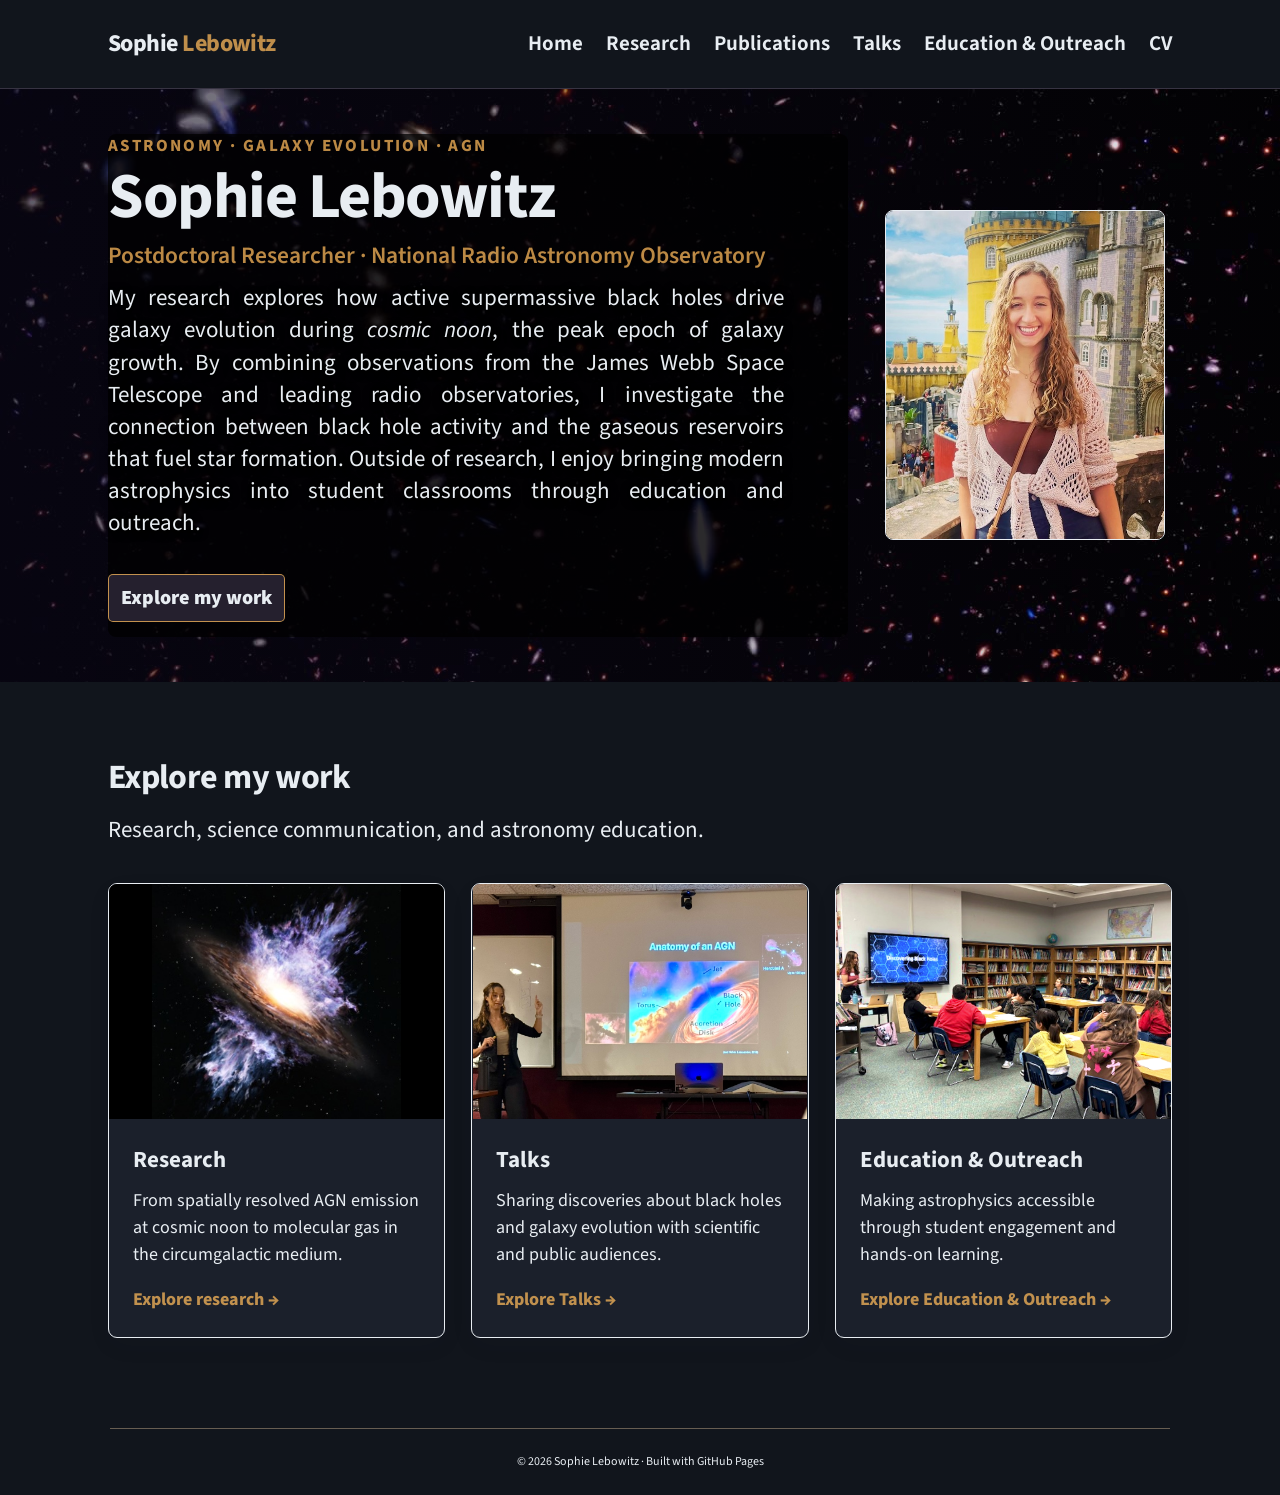
<file: index.html>
<!DOCTYPE html>

<html lang="en">
<head>
<meta charset="utf-8"/><meta content="width=device-width,initial-scale=1" name="viewport"/>
<title>Sophie Lebowitz, Ph.D. | Astronomer</title>
<meta content="Sophie Lebowitz is a postdoctoral researcher at the National Radio Astronomy Observatory studying supermassive black holes and galaxy evolution." name="description"/>
<link rel="preconnect" href="https://fonts.googleapis.com"><link rel="preconnect" href="https://fonts.gstatic.com" crossorigin><link href="https://fonts.googleapis.com/css2?family=Source+Sans+3:wght@400;500;600;700&display=swap" rel="stylesheet"><link rel="stylesheet" href="shared-style.css">
<style>
/* HOMEPAGE STYLES — page-specific typography, colors, layout and images. */
/* Shared font and navigation settings are in shared-style.css. */

:root {
  --home-background: #11151c;
  --home-text-color: #e8edf2;
  --home-muted-color: #e8edf2;
  --home-heading-color: #e8edf2;
  --home-position-color: #f8b65ac0;
  --home-accent-color: #f8b65ac0; /*#eca821d7;*/
  --home-card-background: #1b202b;
  --home-panel-color: rgba(0, 0, 0, 0.75);
  --home-body-size: 23px;
  --home-name-size: 64px;
  --home-position-size: 23.5px;
  --home-bio-size: 23px;
  --home-section-title-size: 34px;
  --home-card-title-size: 23px;
  --home-card-body-size: 18px;
  --home-card-heading-color: #e8edf2;
  --home-card-link-color: #f8b65ac0;
  --home-hero-height: 570px;
  --home-hero-gap: 42px;
  --home-hero-top-bottom-padding: 45px;
  --home-panel-width: 740px;
  --home-panel-padding: 0px;
  --home-panel-right: 0px;
  --home-panel-down: 0px;
  --home-bio-width: 676px;
  --home-bio-right: 0px;
  --home-bio-down: -35px;
  --home-name-right: 0px;
  --home-name-down: -12px;
  --home-position-right: 0px;
  --home-position-down: -20px;
  --home-headshot-width: 280px;
  --home-headshot-height: 330px;
  --home-headshot-right: -5px;
  --home-headshot-down: -10px;


  --home-button-text-color: #e8edf2;
  --home-button-border-color: #f8b65ac0;
  --home-button-background: #25202e;
  --home-button-hover-color: #393044;

  --ink: #211d2b;
  --muted: #51495e;
  --purple: #7351a5;
  --lav: #f4effa;
  --border: #726758e2;
  --site-text: #171321;
  --card-art-height: 235px;
}

body {
  line-height: 1.5;
  -webkit-font-smoothing: auto;
  background: var(--home-background);
  color: var(--home-text-color);
  font-size: var(--home-body-size);
}

.hero {
  position: relative;
  min-height: var(--home-hero-height);
  display: flex;
  align-items: center;
  overflow: hidden;
  background: radial-gradient(ellipse at 78% 38%,#7d4baf66,transparent 35%),radial-gradient(ellipse at 68% 76%,#f7b5c133,transparent 30%),linear-gradient(120deg,#151025,#282044 65%,#35265d);
  color: #fff;
}

.hero-video {
  position: absolute;
  inset: 0;
  width: 100%;
  height: 100%;
  object-fit: cover;
  object-position: center;
  z-index: 0;
  filter: brightness(1.42) saturate(1.13);
}

.hero:before {
  content: "";
  position: absolute;
  inset: 0;
  z-index: 1;
  background: linear-gradient(90deg,rgba(10,7,24,.67),rgba(14,9,29,.35) 55%,rgba(22,14,42,.08));
  pointer-events: none;
}

.hero:after {
  content: "";
  position: absolute;
  inset: 0;
  pointer-events: none;
  background: transparent;
  opacity: 0;
}

.hero .wrap {
  width: 100%;
  position: relative;
  z-index: 2;
  display: grid;
  grid-template-columns: minmax(0, var(--home-panel-width)) minmax(0, var(--home-headshot-width));
  gap: var(--home-hero-gap);
  align-items: center;
  padding-top: var(--home-hero-top-bottom-padding);
  padding-bottom: var(--home-hero-top-bottom-padding);
}

.hero-content {
  max-width: var(--home-panel-width);
  padding: var(--home-panel-padding);
  width: 100%;
  min-width: 0;
  background: var(--home-panel-color);
  border-radius: 8px;
  transform: translate(var(--home-panel-right), var(--home-panel-down));
}

.eyebrow {
  text-transform: uppercase;
  letter-spacing: 2.4px;
  font-size: 17px;
  font-weight: 750;
  color: #726758e2;
}

.hero h1 {
  font-size: var(--home-name-size);
  line-height: 1.1;
  letter-spacing: -1.5px;
  margin: 14px 0;
  color: var(--home-heading-color);
  transform: translate(var(--home-name-right), var(--home-name-down));
}

.hero .position {
  font-size: var(--home-position-size);
  font-weight: 600;
  color: var(--home-position-color);
  margin: 0 0 24px;
  transform: translate(var(--home-position-right), var(--home-position-down));
}

.hero .intro {
  text-shadow: 0 2px 10px rgba(0,0,0,.9),0 0 3px rgba(0,0,0,.8);
  font-size: var(--home-bio-size);
  line-height: 1.4;
  max-width: var(--home-bio-width);
  color: var(--home-text-color);
  margin: 0 0 10px;
  width: 100%;
  text-align: justify;
  hyphens: none;
  transform: translate(var(--home-bio-right), var(--home-bio-down));
}

.button {
  display: inline-block;
  background: var(--home-button-background);
  color: var(--home-button-text-color);
  border: 1px solid var(--home-button-border-color);
  padding: 8px 12px;
  border-radius: 5px;
  text-decoration: none;
  font-weight: 900;
  font-size: 20px;
  margin-top: 4px;
  transform: translateY(-15px);
}

.button:hover {
  background: var(--home-button-hover-color);
}

.section {
  padding: 70px 0 90px;
}

.section h2 {
  font-size: var(--home-section-title-size);
  letter-spacing: -.7px;
  margin: 0 0 10px;
  color: var(--home-heading-color);
}

.section-lead {
  color: var(--home-muted-color);
  margin: 0 0 36px;
}

.cards {
  display: grid;
  grid-template-columns: repeat(3,1fr);
  gap: 26px;
  align-items: stretch;
}

.card {
  border: 1px solid var(--border);
  border-radius: 9px;
  overflow: hidden;
  background: var(--home-card-background);
  box-shadow: 0 8px 26px #39244c0b;
  transition: transform .2s,box-shadow .2s;
  border-color: var(--home-border-color);
}

.art {
  height: 210px;
  display: flex;
  align-items: center;
  justify-content: center;
  text-align: center;
  padding: 25px;
  background: linear-gradient(145deg,#251a3e,#664d8c);
  color: #726758e2;
}

.art.research {
  padding: 0;
  overflow: hidden;
  background: #000;
}

.art.research img {
  display: block;
  width: 100%;
  height: 100%;
  object-fit: contain;
  object-position: center;
}

.art.talks {
  padding: 0;
  overflow: hidden;
  background: none;
}

.art.talks img {
  display: block;
  width: 100%;
  height: 100%;
  object-fit: contain;
  object-position: center;
}

.art.outreach {
  padding: 0;
  overflow: hidden;
  background: none;
}


.art.outreach img {
  display: block;
  width: 100%;
  height: 100%;
  object-fit: cover;
  object-position: left center;
}

.art small {
  font-size: 12px;
  letter-spacing: .4px;
  max-width: 220px;
}

.card-content {
  padding: 24px;
}

.card h3 {
  font-size: var(--home-card-title-size);
  margin: 0 0 9px;
  color: var(--home-card-heading-color);
}

.card p {
  color: var(--home-muted-color);
  font-size: var(--home-card-body-size);
  margin: 0 0 18px;
  min-height: 0;
}

.card a {
  font-size: 18px;
  font-weight: 750;
  color: var(--purple);
  text-decoration: none;
}

.card a:hover {
  text-decoration: underline;
}

.note {
  margin-top: 28px;
  font-size: 12px;
  color: #7d7489;
}

.bottom {
  background: var(--home-card-background);
  padding: 36px 0;
  text-align: center;
  color: var(--home-muted-color);
  font-size: 14px;
}

.bottom a {
  color: var(--home-accent-color);
}

footer {
  width: calc(100% - 56px);
  max-width: 1060px;
  box-sizing: border-box;
  margin: 0 auto;

  border-top: 1px solid #726758e2;
  padding: 24px 0;

  font-size: 12px;
  color: var(--home-muted-color);
  text-align: center;
}


.card:hover {
  transform: translateY(-3px);
  box-shadow: 0 14px 32px #39244c1a;
}

a.card-link {
  display: flex;
  text-decoration: none;
  color: inherit;
  height: 100%;
  min-width: 0;
}

a.card-link:focus-visible {
  outline: 3px solid var(--purple);
  outline-offset: 3px;
}

.card-link .card-content .card-cta {
  font-size: 18px;
  font-weight: 750;
  color: var(--home-card-link-color);
}

a.card-link .card {
  width: 100%;
  display: flex;
  flex-direction: column;
  height: 100%;
}

.card .art,.art.research {
  height: var(--card-art-height);
  min-height: var(--card-art-height);
  flex: none;
}

.card .card-content {
  display: flex;
  flex-direction: column;
  flex: 1;
}

.card .card-content .card-cta {
  margin-top: auto;
}

.card a {
  color: var(--home-accent-color);
}

.hero .eyebrow {
  color: var(--home-accent-color);
}

.hero-headshot {
  width: var(--home-headshot-width);
  height: var(--home-headshot-height);
  max-width: 100%;
  border: 1px solid var(--home-muted-color);
  background: rgba(0,0,0,0.4);
  border-radius: 8px;
  overflow: hidden;
  padding: 0;
  transform: translate(var(--home-headshot-right), var(--home-headshot-down));
}

.hero-headshot img {
  display: block;
  width: 100%;
  height: 100%;
  object-fit: cover;
  object-position: center;
}

@media (max-width:780px) {
  .hero {
    min-height: 530px;
  }

  .hero-content {
    padding: 70px 0;
  }

  .cards {
    grid-template-columns: 1fr;
  }

  .card p {
    min-height: 0;
  }

  .art {
    height: 190px;
  }

  .section {
    padding: 48px 0;
  }


  .art.research {
    height: 220px;
  }

  .card .art,.art.research {
    height: 210px;
    min-height: 210px;
  }

}

@media (prefers-reduced-motion:reduce) {
  .hero-video {
    display: none;
  }

  .hero {
    background: #1b1533 url("jades-poster.jpg") center/cover no-repeat;
  }

}

@media (max-width:480px) {

}

@media (max-width: 850px) {
  .hero .wrap {
    grid-template-columns: minmax(0, 1fr);
    gap: 24px;
  }

  .hero-content {
    max-width: 100%;
  }

  .hero-headshot {
    width: min(100%, var(--home-headshot-width));
    height: var(--home-headshot-height);
    justify-self: center;
  }

  .hero h1 {
    font-size: clamp(38px, 8vw, var(--home-name-size));
  }

  .hero .intro {
    font-size: var(--home-bio-size);
  }

}
</style>
</head>
<body>
<header>
  <div class="wrap nav">
    <a class="brand" href="index.html">Sophie <span>Lebowitz</span></a>
    <nav aria-label="Main navigation">
      <a href="index.html">Home</a>
      <a href="research.html">Research</a>
      <a href="publications.html">Publications</a>
      <a href="talks.html">Talks</a>
      <a href="outreach.html">Education &amp; Outreach</a>
      <a href="cv.html">CV</a>
    </nav>
  </div>
</header>
<main>
<section class="hero"><video aria-hidden="true" autoplay="" class="hero-video" muted="" playsinline="" poster="jades-poster.jpg" preload="metadata"><source src="jades-flythrough.mp4" type="video/mp4"/></video><div class="wrap"><div class="hero-content"><div class="eyebrow">Astronomy · Galaxy Evolution · AGN</div><h1>Sophie Lebowitz</h1><p class="position">
  Postdoctoral Researcher · National Radio Astronomy Observatory</p><p class="intro">
  My research explores how active supermassive black holes drive galaxy evolution during <em>cosmic noon</em>, the peak epoch of galaxy
   growth. By combining observations from the James Webb Space Telescope and leading radio 
   observatories, I investigate the connection between black hole activity and the gaseous reservoirs that fuel star formation. 
   Outside of research, I enjoy bringing modern astrophysics into student classrooms through education and outreach.
  </p><a class="button" href="#research">Explore my work</a></div>
  <div class="hero-headshot">
  <img src="images/headshot.jpg" alt="Portrait of Sophie Lebowitz">
  </div>
</div>
</section>
<section class="section" id="research"><div class="wrap"><h2>Explore my work</h2><p class="section-lead">Research, science communication, and astronomy education.</p><div class="cards">
<a aria-label="Research" class="card-link" href="research.html">
  <article class="card">
    <div class="art research">
      <img alt="Artist’s impression of an active galactic nucleus with luminous outflows" src="images/research-thumbnail.jpg"/>
    </div>
    <div class="card-content">
      <h3>Research</h3>
      <p>From spatially resolved AGN emission at cosmic noon to molecular gas in the circumgalactic medium.</p>
      <span class="card-cta">Explore research →</span>
    </div>
  </article>
</a>
<a aria-label="Talks" class="card-link" href="talks.html">
  <article class="card" id="talks">

    <div class="art talks">
      <img
        src="images/talk_pic.jpg"
        alt="Presenting at the Steward Observatory Symposium"
      >
    </div>

    <div class="card-content">
      <h3>Talks</h3>

      <p>
        Sharing discoveries about black holes and galaxy evolution with scientific and public audiences.
      </p>

      <span class="card-cta">Explore Talks →</span>
    </div>

  </article>
</a>
<a aria-label="Education &amp; Outreach" class="card-link" href="outreach.html">
  <article class="card" id="outreach">
    <div class="art outreach">
      <img src="images/classroom_DBH.png" alt="Teaching Discovering Black Holes to a classroom of students">
    </div>
    <div class="card-content">
      <h3>Education &amp; Outreach</h3>
      <p>Making astrophysics accessible through student engagement and hands-on learning.</p>
      <span class="card-cta">Explore Education &amp; Outreach →</span>
    </div>
  </article>
</div></div>
</section>
</section>
</main>
<script>
// Repeat the first ten seconds of the JADES fly-through.
const heroVideo = document.querySelector('.hero-video');
if (heroVideo) {
  heroVideo.addEventListener('timeupdate', () => {
    if (heroVideo.currentTime >= 10) {
      heroVideo.currentTime = 0;
      heroVideo.play().catch(() => {});
    }
  });
}
</script>
<footer><div class="wrap">© 2026 Sophie Lebowitz · Built with GitHub Pages</div>
</footer>
</body>
</html>
</file>
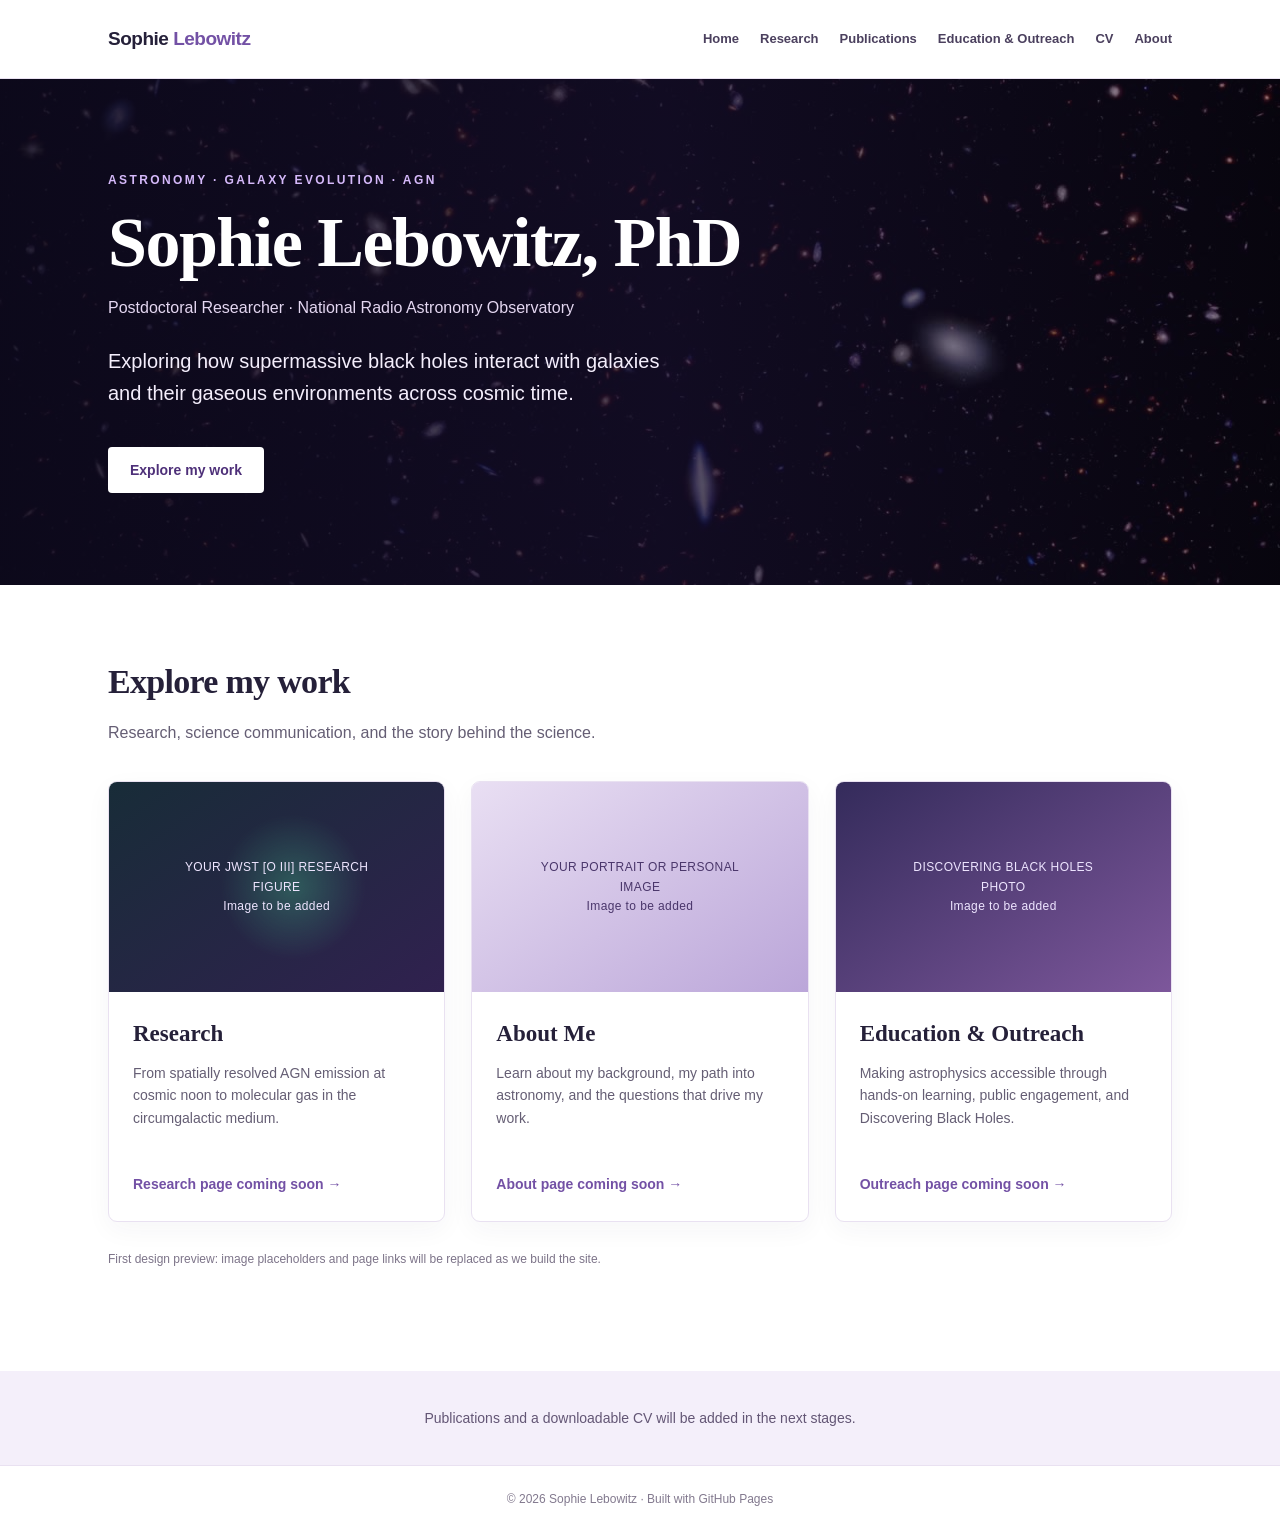
<file: astro-homepage-jades/index.html>
<!doctype html>
<html lang="en">
<head>
<meta charset="utf-8"><meta name="viewport" content="width=device-width,initial-scale=1">
<title>Sophie Lebowitz, PhD | Astronomer</title>
<meta name="description" content="Sophie Lebowitz is a postdoctoral researcher at the National Radio Astronomy Observatory studying supermassive black holes and galaxy evolution.">
<style>
:root{--ink:#252039;--muted:#655e74;--purple:#7351a5;--lav:#f4effa;--border:#e9e1f1}*{box-sizing:border-box}html{scroll-behavior:smooth}body{margin:0;color:var(--ink);font-family:Arial,Helvetica,sans-serif;background:#fff;line-height:1.6}a{color:inherit}a:focus-visible{outline:3px solid #a58bd5;outline-offset:4px}.wrap{max-width:1120px;margin:auto;padding:0 28px}header{background:white;border-bottom:1px solid var(--border)}.nav{display:flex;align-items:center;justify-content:space-between;gap:22px;min-height:78px}.brand{font-size:19px;font-weight:750;text-decoration:none;letter-spacing:-.5px}.brand span{color:var(--purple)}nav{display:flex;flex-wrap:wrap;gap:21px}nav a{font-size:13px;font-weight:650;text-decoration:none;color:#4b405e}nav a:hover{color:var(--purple)}.hero{position:relative;min-height:490px;display:flex;align-items:center;overflow:hidden;background:radial-gradient(ellipse at 78% 38%,#7d4baf66,transparent 35%),radial-gradient(ellipse at 68% 76%,#f7b5c133,transparent 30%),linear-gradient(120deg,#151025,#282044 65%,#35265d);color:#fff}.hero-video{position:absolute;inset:0;width:100%;height:100%;object-fit:cover;object-position:center;z-index:0}.hero:before{content:"";position:absolute;inset:0;z-index:1;background:linear-gradient(90deg,rgba(14,10,31,.86) 0%,rgba(24,16,48,.7) 52%,rgba(22,14,42,.32) 100%);pointer-events:none}.hero:after{content:"";position:absolute;inset:0;pointer-events:none;background:transparent;opacity:0}.hero .wrap{width:100%;position:relative;z-index:2}.hero-content{max-width:640px;padding:92px 0}.eyebrow{text-transform:uppercase;letter-spacing:2.4px;font-size:12px;font-weight:750;color:#d5b9fa}.hero h1{font-family:Georgia,serif;font-size:clamp(43px,6vw,70px);line-height:1.1;letter-spacing:-1.5px;margin:14px 0}.hero .position{font-size:16px;color:#e4d7f1;margin:0 0 24px}.hero .intro{font-size:20px;line-height:1.6;max-width:570px;color:#f4eefc}.button{display:inline-block;background:#fff;color:#4e3079;padding:12px 22px;border-radius:4px;text-decoration:none;font-weight:750;font-size:14px;margin-top:18px}.button:hover{background:#eee3fa}.section{padding:70px 0 90px}.section h2{font-family:Georgia,serif;font-size:34px;letter-spacing:-.7px;margin:0 0 10px}.section-lead{color:var(--muted);margin:0 0 36px}.cards{display:grid;grid-template-columns:repeat(3,1fr);gap:26px}.card{border:1px solid var(--border);border-radius:9px;overflow:hidden;background:#fff;box-shadow:0 8px 26px #39244c0b}.art{height:210px;display:flex;align-items:center;justify-content:center;text-align:center;padding:25px;background:linear-gradient(145deg,#251a3e,#664d8c);color:#eee5ff}.art.research{background:radial-gradient(circle at 55% 50%,#3c9c7970,transparent 34%),linear-gradient(145deg,#182c38,#30214f)}.art.about{background:linear-gradient(145deg,#e9dff3,#bba6d9);color:#4a366b}.art.outreach{background:linear-gradient(145deg,#342b5b,#7d579b)}.art small{font-size:12px;letter-spacing:.4px;max-width:220px}.card-content{padding:24px}.card h3{font-family:Georgia,serif;font-size:23px;margin:0 0 9px}.card p{color:var(--muted);font-size:14px;margin:0 0 18px;min-height:91px}.card a{font-size:14px;font-weight:750;color:var(--purple);text-decoration:none}.card a:hover{text-decoration:underline}.note{margin-top:28px;font-size:12px;color:#7d7489}.bottom{background:var(--lav);padding:36px 0;text-align:center;color:#635675;font-size:14px}.bottom a{color:#5c3a8c}footer{border-top:1px solid var(--border);padding:24px 0;font-size:12px;color:#82798e;text-align:center}@media(max-width:780px){.nav{padding-top:18px;padding-bottom:18px;align-items:flex-start;flex-direction:column;gap:12px}nav{gap:12px 18px}.hero{min-height:420px}.hero-content{padding:65px 0}.cards{grid-template-columns:1fr}.card p{min-height:0}.art{height:190px}.section{padding:48px 0}}
@media(prefers-reduced-motion:reduce){.hero-video{display:none}.hero{background:#1b1533 url("jades-poster.jpg") center/cover no-repeat}}
</style>
</head>
<body>
<header><div class="wrap nav"><a class="brand" href="index.html">Sophie <span>Lebowitz</span></a><nav aria-label="Main navigation"><a href="index.html">Home</a><a href="#research">Research</a><a href="#publications">Publications</a><a href="#outreach">Education &amp; Outreach</a><a href="#cv">CV</a><a href="#about">About</a></nav></div></header>
<main>
<section class="hero"><video class="hero-video" autoplay muted loop playsinline preload="metadata" poster="jades-poster.jpg" aria-hidden="true"><source src="jades-flythrough.mp4" type="video/mp4"></video><div class="wrap"><div class="hero-content"><div class="eyebrow">Astronomy · Galaxy Evolution · AGN</div><h1>Sophie Lebowitz, PhD</h1><p class="position">Postdoctoral Researcher · National Radio Astronomy Observatory</p><p class="intro">Exploring how supermassive black holes interact with galaxies and their gaseous environments across cosmic time.</p><a class="button" href="#research">Explore my work</a></div></div></section>
<section class="section" id="research"><div class="wrap"><h2>Explore my work</h2><p class="section-lead">Research, science communication, and the story behind the science.</p><div class="cards">
<article class="card"><div class="art research"><small>YOUR JWST [O III] RESEARCH FIGURE<br>Image to be added</small></div><div class="card-content"><h3>Research</h3><p>From spatially resolved AGN emission at cosmic noon to molecular gas in the circumgalactic medium.</p><a href="#research">Research page coming soon →</a></div></article>
<article class="card" id="about"><div class="art about"><small>YOUR PORTRAIT OR PERSONAL IMAGE<br>Image to be added</small></div><div class="card-content"><h3>About Me</h3><p>Learn about my background, my path into astronomy, and the questions that drive my work.</p><a href="#about">About page coming soon →</a></div></article>
<article class="card" id="outreach"><div class="art outreach"><small>DISCOVERING BLACK HOLES PHOTO<br>Image to be added</small></div><div class="card-content"><h3>Education &amp; Outreach</h3><p>Making astrophysics accessible through hands-on learning, public engagement, and Discovering Black Holes.</p><a href="#outreach">Outreach page coming soon →</a></div></article>
</div><p class="note">First design preview: image placeholders and page links will be replaced as we build the site.</p></div></section>
<section class="bottom" id="publications"><div class="wrap">Publications and a downloadable <span id="cv">CV</span> will be added in the next stages.</div></section>
</main><footer><div class="wrap">© 2026 Sophie Lebowitz · Built with GitHub Pages</div></footer>
</body></html>
</file>
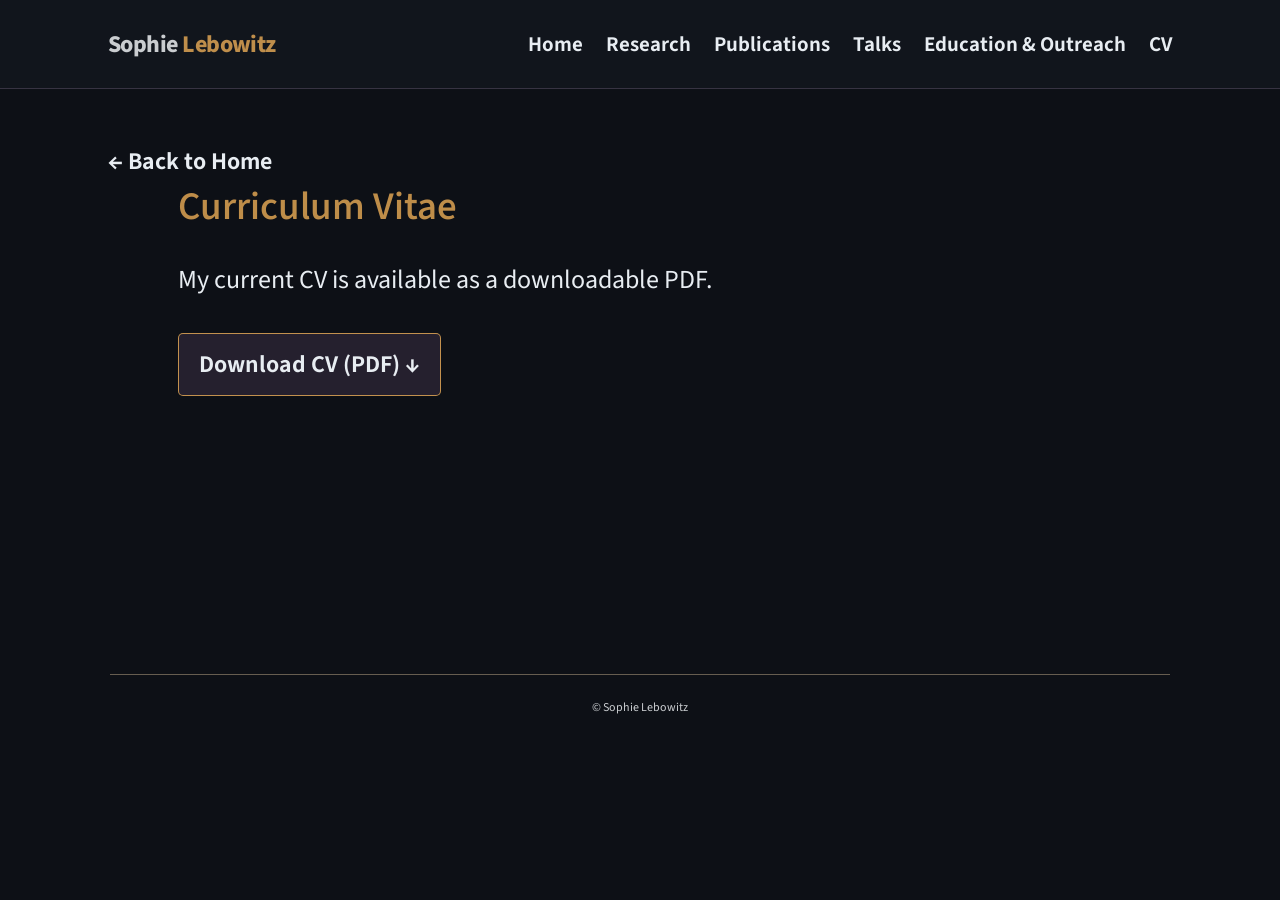
<file: cv.html>
<!DOCTYPE html>
<html lang="en">
<head>
  <meta charset="utf-8">
  <meta name="viewport" content="width=device-width, initial-scale=1">
  <title>Curriculum Vitae | Sophie Lebowitz</title>
  <link rel="preconnect" href="https://fonts.googleapis.com">
  <link rel="preconnect" href="https://fonts.gstatic.com" crossorigin>
  <link href="https://fonts.googleapis.com/css2?family=Source+Sans+3:wght@400;500;600;700&display=swap" rel="stylesheet">
  <link rel="stylesheet" href="shared-style.css">
  <link rel="stylesheet" href="academic-pages-style.css">
</head>
<body>
<header><div class="wrap nav">
  <a class="brand" href="index.html">Sophie <span>Lebowitz</span></a>
  <nav aria-label="Main navigation">
    <a href="index.html">Home</a>
    <a href="research.html">Research</a>
    <a href="publications.html">Publications</a>
    <a href="talks.html">Talks</a>
    <a href="outreach.html">Education &amp; Outreach</a>
    <a href="cv.html">CV</a>
  </nav>
</div></header>
<main class="academic-body cv-body">
  <a href="index.html" class="back-link">← Back to Home</a>
  <h1>Curriculum Vitae</h1>
  <p>My current CV is available as a downloadable PDF.</p>
  <a class="download-link" href="Sophie_Lebowitz_CV_2026.pdf" download>Download CV (PDF) ↓</a>
</main>
<footer>© Sophie Lebowitz</footer>
</body>
</html>
</file>
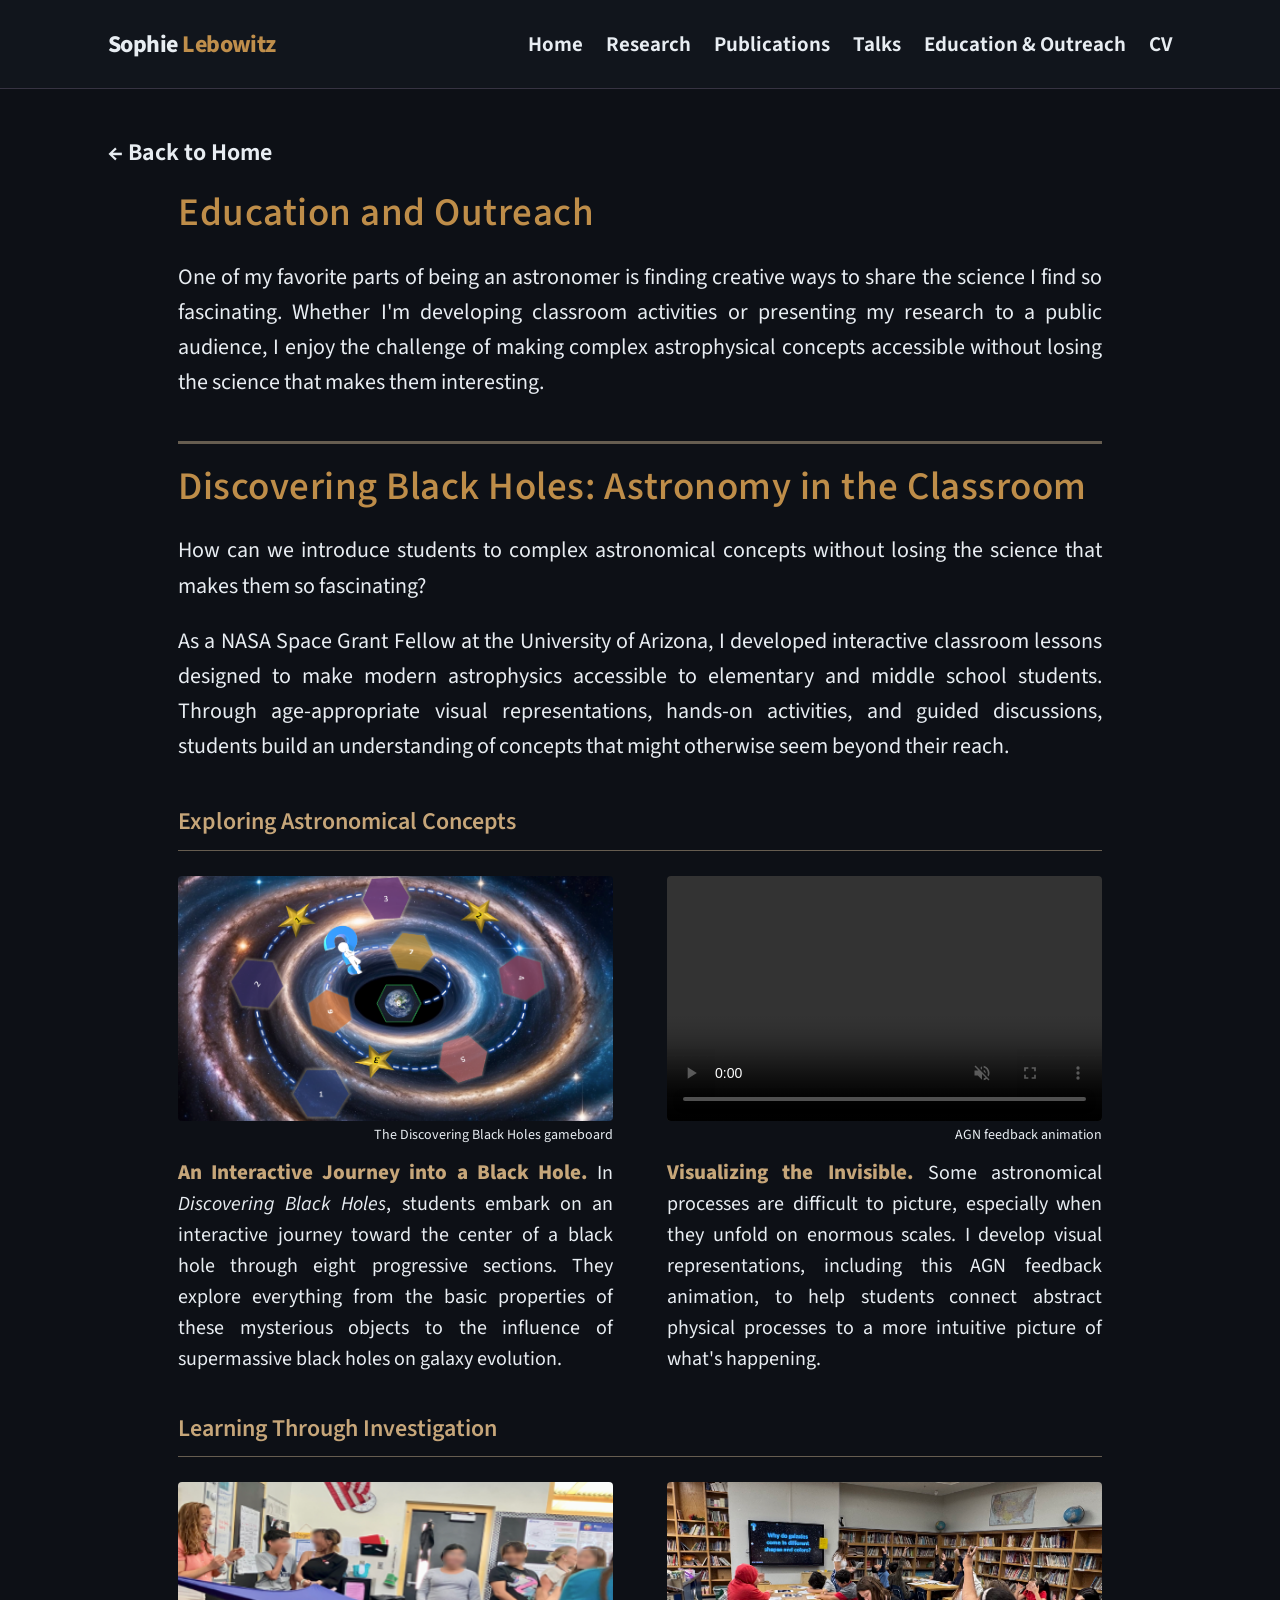
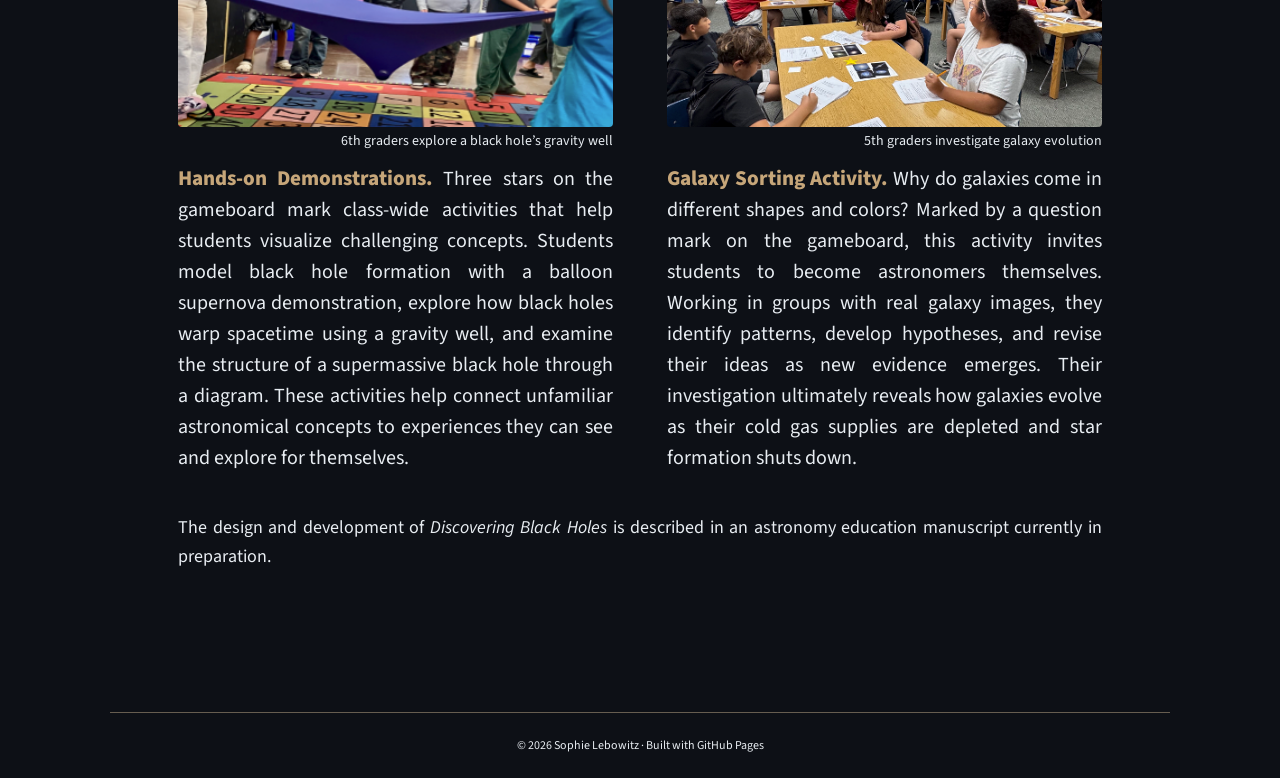
<file: outreach.html>
<!DOCTYPE html>

<html lang="en">
<head>
<meta charset="utf-8"/>
<meta content="width=device-width, initial-scale=1" name="viewport"/>
<title>Education &amp; Outreach | Sophie Lebowitz</title>
<link href="https://fonts.googleapis.com" rel="preconnect"/>
<link crossorigin="" href="https://fonts.gstatic.com" rel="preconnect"/>
<link href="https://fonts.googleapis.com/css2?family=Source+Sans+3:wght@400;500;600;700&amp;display=swap" rel="stylesheet"/>
<link href="shared-style.css" rel="stylesheet"/>
<link href="outreach-style.css" rel="stylesheet"/>
</head>
<body>
<header><div class="wrap nav">
<a class="brand" href="index.html">Sophie <span>Lebowitz</span></a>
<nav aria-label="Main navigation">
  <a href="index.html">Home</a>
  <a href="research.html">Research</a>
  <a href="publications.html">Publications</a>
  <a href="talks.html">Talks</a>
  <a href="outreach.html">Education &amp; Outreach</a>
  <a href="cv.html">CV</a>
</nav>
</div></header>
<main class="outreach-body">
<div class="page-title"><a class="back-link" href="index.html">← Back to Home</a></div>
<section class="outreach-section" id="approach">
<h2>Education and Outreach</h2>
<p>
    One of my favorite parts of being an astronomer is finding creative ways to share
    the science I find so fascinating. Whether I'm developing classroom activities or
    presenting my research to a public audience, I enjoy the challenge of making complex
    astrophysical concepts accessible without losing the science that makes them interesting.
  </p>
</section>
<section class="outreach-section" id="black-holes">
<h2>Discovering Black Holes: Astronomy in the Classroom</h2>
<p>
    How can we introduce students to complex astronomical concepts without
    losing the science that makes them so fascinating?
  </p>
<p>
    As a NASA Space Grant Fellow at the University of Arizona, I developed
    interactive classroom lessons designed to make modern astrophysics
    accessible to elementary and middle school students. Through age-appropriate
    visual representations, hands-on activities, and guided discussions, students build an
    understanding of concepts that might otherwise seem beyond their reach.
  </p>
<!-- THE INTERACTIVE JOURNEY -->
<!-- CLASSROOM DEMONSTRATION -->
<!-- AGN FEEDBACK ANIMATION -->
<!-- GALAXY SORTING -->
<div class="outreach-activity-group"><h3 class="outreach-group-title">Exploring Astronomical Concepts</h3><div class="outreach-card-grid"><article class="outreach-card"><figure class="outreach-card-figure">
<div class="outreach-media-frame"><img alt="Discovering Black Holes interactive gameboard" src="images/gameboard.png"/></div>
<figcaption>The Discovering Black Holes gameboard</figcaption>
</figure><p>
  <span class="activity-inline-title">An Interactive Journey into a Black Hole.</span>
  In <em>Discovering Black Holes</em>, students embark on an interactive
  journey toward the center of a black hole through eight progressive sections.
  They explore everything from the basic properties of these mysterious
  objects to the influence of supermassive black holes on galaxy evolution.
</p></article><article class="outreach-card"><figure class="outreach-card-figure">
<div class="outreach-media-frame"><video aria-label="Animation illustrating AGN feedback" controls="" muted="" playsinline="" preload="metadata">
<source src="images/AGN_feedback_animation.mov" type="video/mp4"/>
        Your browser does not support this video.
      </video></div>
<figcaption>AGN feedback animation</figcaption>

</figure>
<p>
  <span class="activity-inline-title">Visualizing the Invisible.</span>
  Some astronomical processes are difficult to picture, especially
  when they unfold on enormous scales. I develop visual representations,
  including this AGN feedback animation, to help students connect
  abstract physical processes to a more intuitive picture of
  what's happening.
</p>
</article>
</div>
</div>

<div class="outreach-activity-group">
  <h3 class="outreach-group-title">Learning Through Investigation</h3>

  <div class="outreach-card-grid">
    <article class="outreach-card">
      <figure class="outreach-card-figure">
        <div class="outreach-media-frame">
          <img
            alt="Students participating in a gravity well demonstration"
            src="images/gravity_well.png"
          />
        </div>
        <figcaption>6th graders explore a black hole’s gravity well</figcaption>
      </figure>

      <p>
        <span class="activity-inline-title">Hands-on Demonstrations.</span>
        Three stars on the gameboard mark class-wide activities that help
        students visualize challenging concepts.
        Students model black hole formation with a balloon supernova demonstration,
        explore how black holes warp spacetime using a gravity well,
        and examine the structure of a supermassive black hole through a diagram.
        These activities help connect unfamiliar astronomical concepts
        to experiences they can see and explore for themselves.
      </p>
    </article>

    <article class="outreach-card">
      <figure class="outreach-card-figure">
        <div class="outreach-media-frame">
          <img
            alt="Galaxy image cards used for a classroom sorting activity"
            src="images/galaxy_activity.png"
          />
        </div>
        <figcaption>5th graders investigate galaxy evolution</figcaption>
      </figure>

      <p>
        <span class="activity-inline-title">Galaxy Sorting Activity.</span>
        Why do galaxies come in different shapes and colors?
        Marked by a question mark on the gameboard, this activity
        invites students to become astronomers themselves.
        Working in groups with real galaxy images, they identify patterns,
        develop hypotheses, and revise their ideas as new evidence emerges.
        Their investigation ultimately reveals how galaxies evolve as their
        cold gas supplies are depleted and star formation shuts down.
      </p>
    </article>
  </div>
</div>

        </p></article></div></div><p class="manuscript-note">
    The design and development of <em>Discovering Black Holes</em>
    is described in an astronomy education manuscript currently
    in preparation.
  </p>
</section>
</main>
<footer><div class="wrap">© 2026 Sophie Lebowitz · Built with GitHub Pages</div></footer>
</body>
</html>
</file>
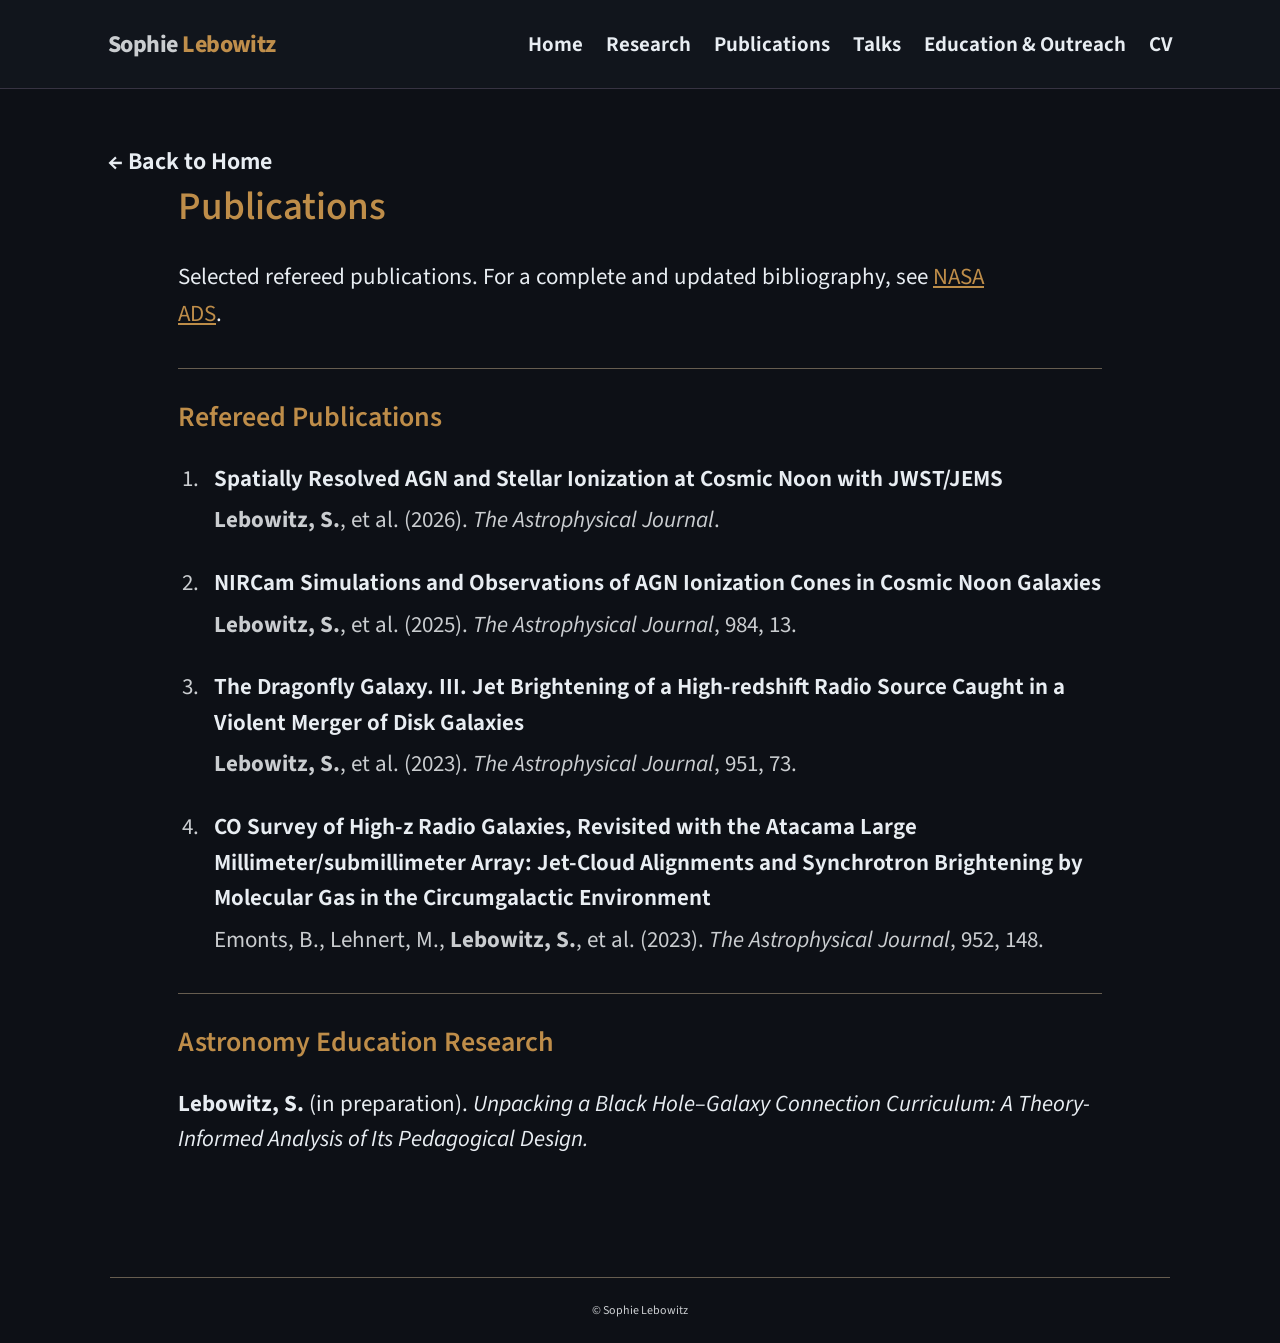
<file: publications.html>
<!DOCTYPE html>
<html lang="en">
<head>
  <meta charset="utf-8">
  <meta name="viewport" content="width=device-width, initial-scale=1">
  <title>Publications | Sophie Lebowitz</title>
  <link rel="preconnect" href="https://fonts.googleapis.com">
  <link rel="preconnect" href="https://fonts.gstatic.com" crossorigin>
  <link href="https://fonts.googleapis.com/css2?family=Source+Sans+3:wght@400;500;600;700&display=swap" rel="stylesheet">
  <link rel="stylesheet" href="shared-style.css">
  <link rel="stylesheet" href="academic-pages-style.css">
</head>
<body>
<header><div class="wrap nav">
  <a class="brand" href="index.html">Sophie <span>Lebowitz</span></a>
  <nav aria-label="Main navigation">
    <a href="index.html">Home</a>
    <a href="research.html">Research</a>
    <a href="publications.html">Publications</a>
    <a href="talks.html">Talks</a>
    <a href="outreach.html">Education &amp; Outreach</a>
    <a href="cv.html">CV</a>
  </nav>
</div></header>
<main class="academic-body">
  <a href="index.html" class="back-link">← Back to Home</a>
  <h1>Publications</h1>
  <p class="page-intro">Selected refereed publications. For a complete and updated bibliography, see <a href="https://ui.adsabs.harvard.edu/user/libraries/k9krPZXuSw-nQAaBqMcTfQ" target="_blank" rel="noopener noreferrer">NASA ADS</a>.</p>
  <section class="academic-section">
    <h2>Refereed Publications</h2>
    <ol class="publication-list">
      <li><a class="paper-title" href="https://doi.org/10.3847/1538-4357/ae984b" target="_blank" rel="noopener noreferrer">Spatially Resolved AGN and Stellar Ionization at Cosmic Noon with JWST/JEMS</a><div class="paper-details"><strong>Lebowitz, S.</strong>, et al. (2026). <em>The Astrophysical Journal</em>.</div></li>
      <li><a class="paper-title" href="https://doi.org/10.3847/1538-4357/adc07c" target="_blank" rel="noopener noreferrer">NIRCam Simulations and Observations of AGN Ionization Cones in Cosmic Noon Galaxies</a><div class="paper-details"><strong>Lebowitz, S.</strong>, et al. (2025). <em>The Astrophysical Journal</em>, 984, 13.</div></li>
      <li><a class="paper-title" href="https://doi.org/10.3847/1538-4357/acd3ed" target="_blank" rel="noopener noreferrer">The Dragonfly Galaxy. III. Jet Brightening of a High-redshift Radio Source Caught in a Violent Merger of Disk Galaxies</a><div class="paper-details"><strong>Lebowitz, S.</strong>, et al. (2023). <em>The Astrophysical Journal</em>, 951, 73.</div></li>
      <li><a class="paper-title" href="https://doi.org/10.3847/1538-4357/acde53" target="_blank" rel="noopener noreferrer">CO Survey of High-z Radio Galaxies, Revisited with the Atacama Large Millimeter/submillimeter Array: Jet-Cloud Alignments and Synchrotron Brightening by Molecular Gas in the Circumgalactic Environment</a><div class="paper-details">Emonts, B., Lehnert, M., <strong>Lebowitz, S.</strong>, et al. (2023). <em>The Astrophysical Journal</em>, 952, 148.</div></li>
    </ol>
  </section>
  <section class="academic-section">
    <h2>Astronomy Education Research</h2>
    <p><strong>Lebowitz, S.</strong> (in preparation). <em>Unpacking a Black Hole–Galaxy Connection Curriculum: A Theory-Informed Analysis of Its Pedagogical Design.</em></p>
  </section>
</main>
<footer>© Sophie Lebowitz</footer>
</body>
</html>
</file>
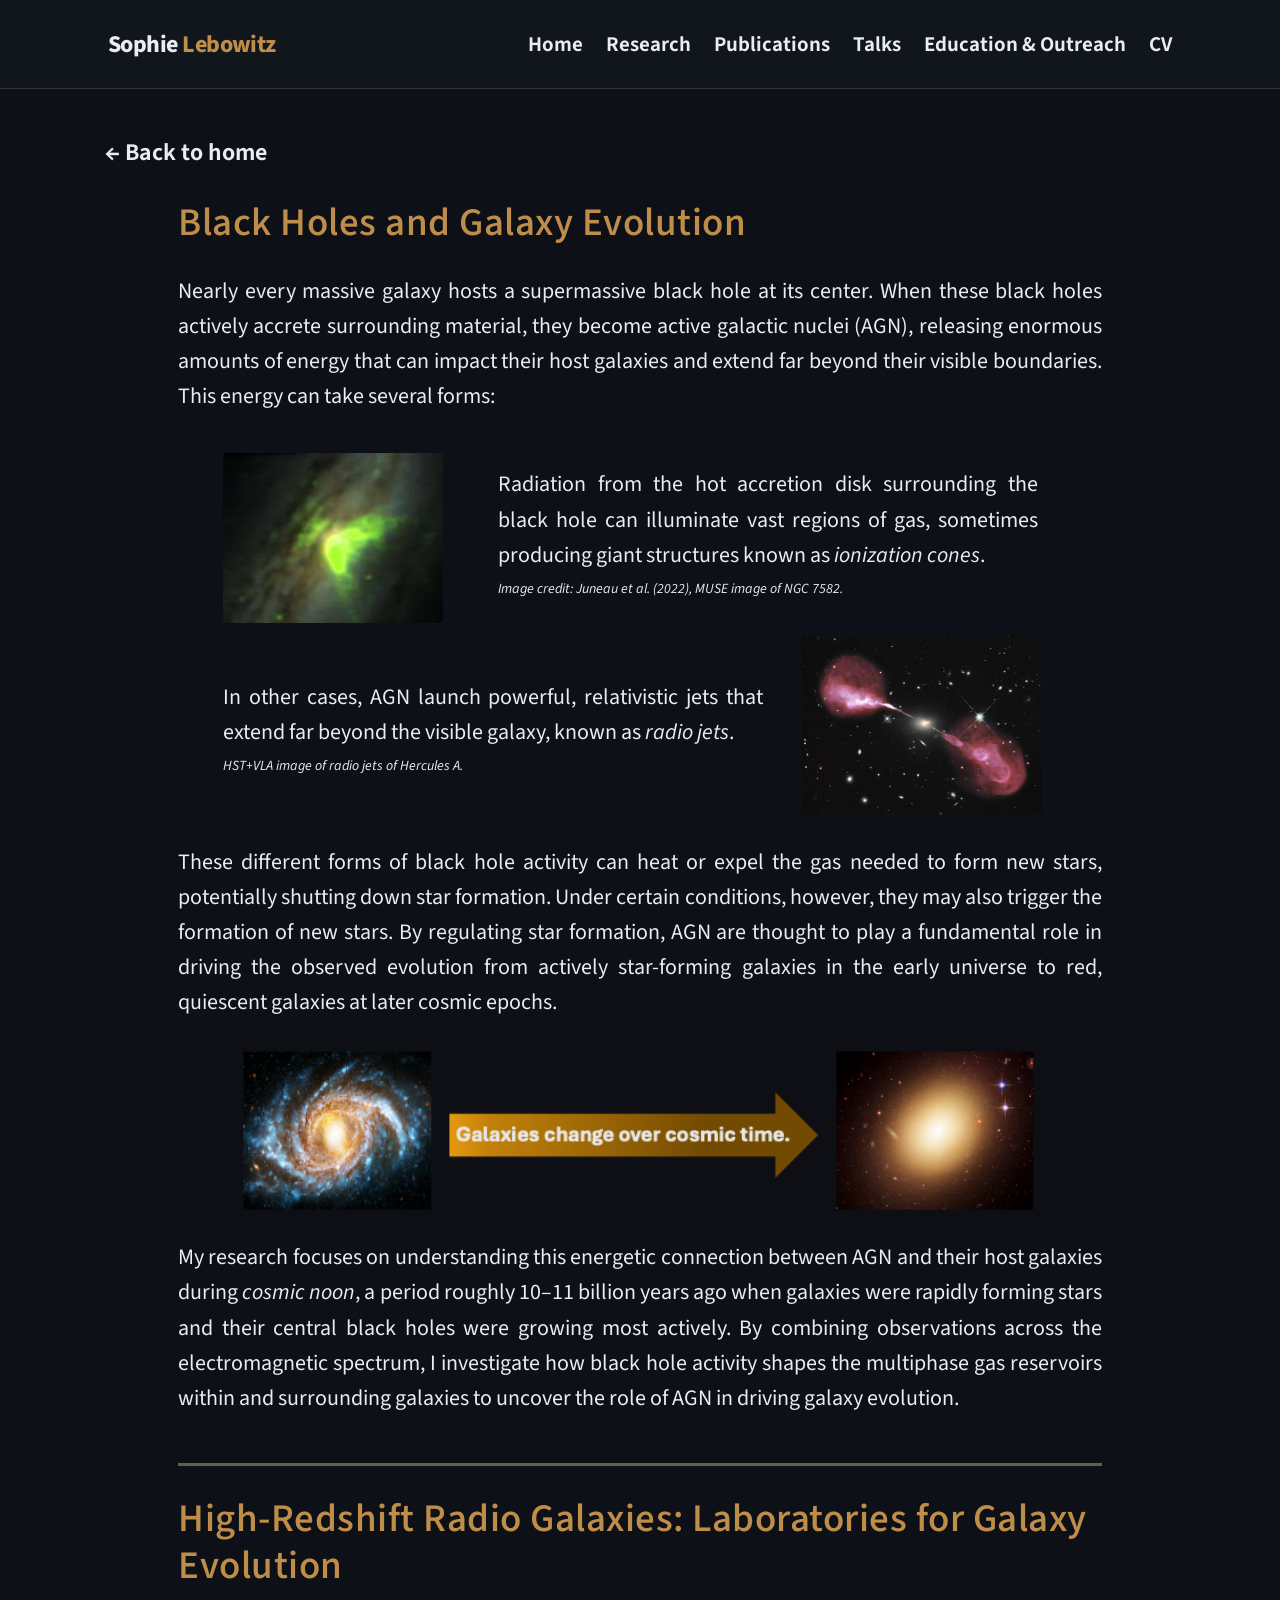
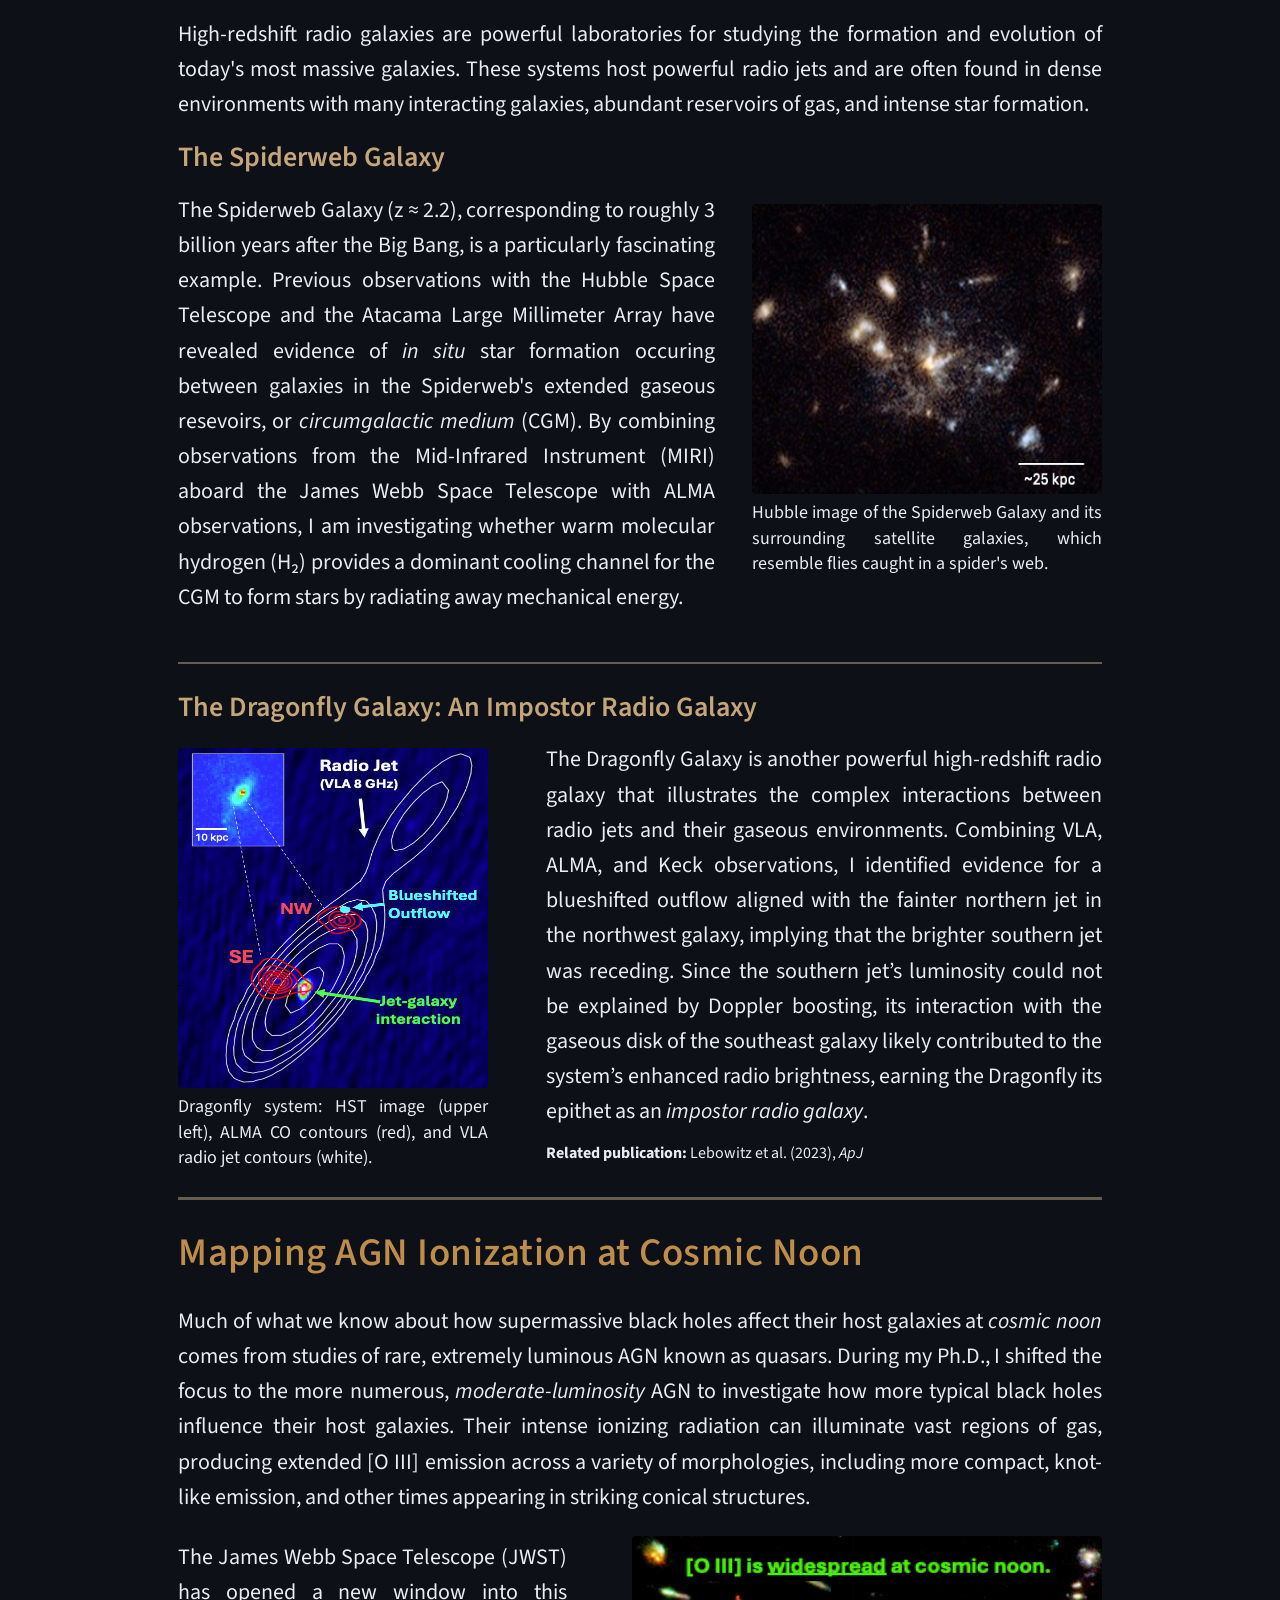
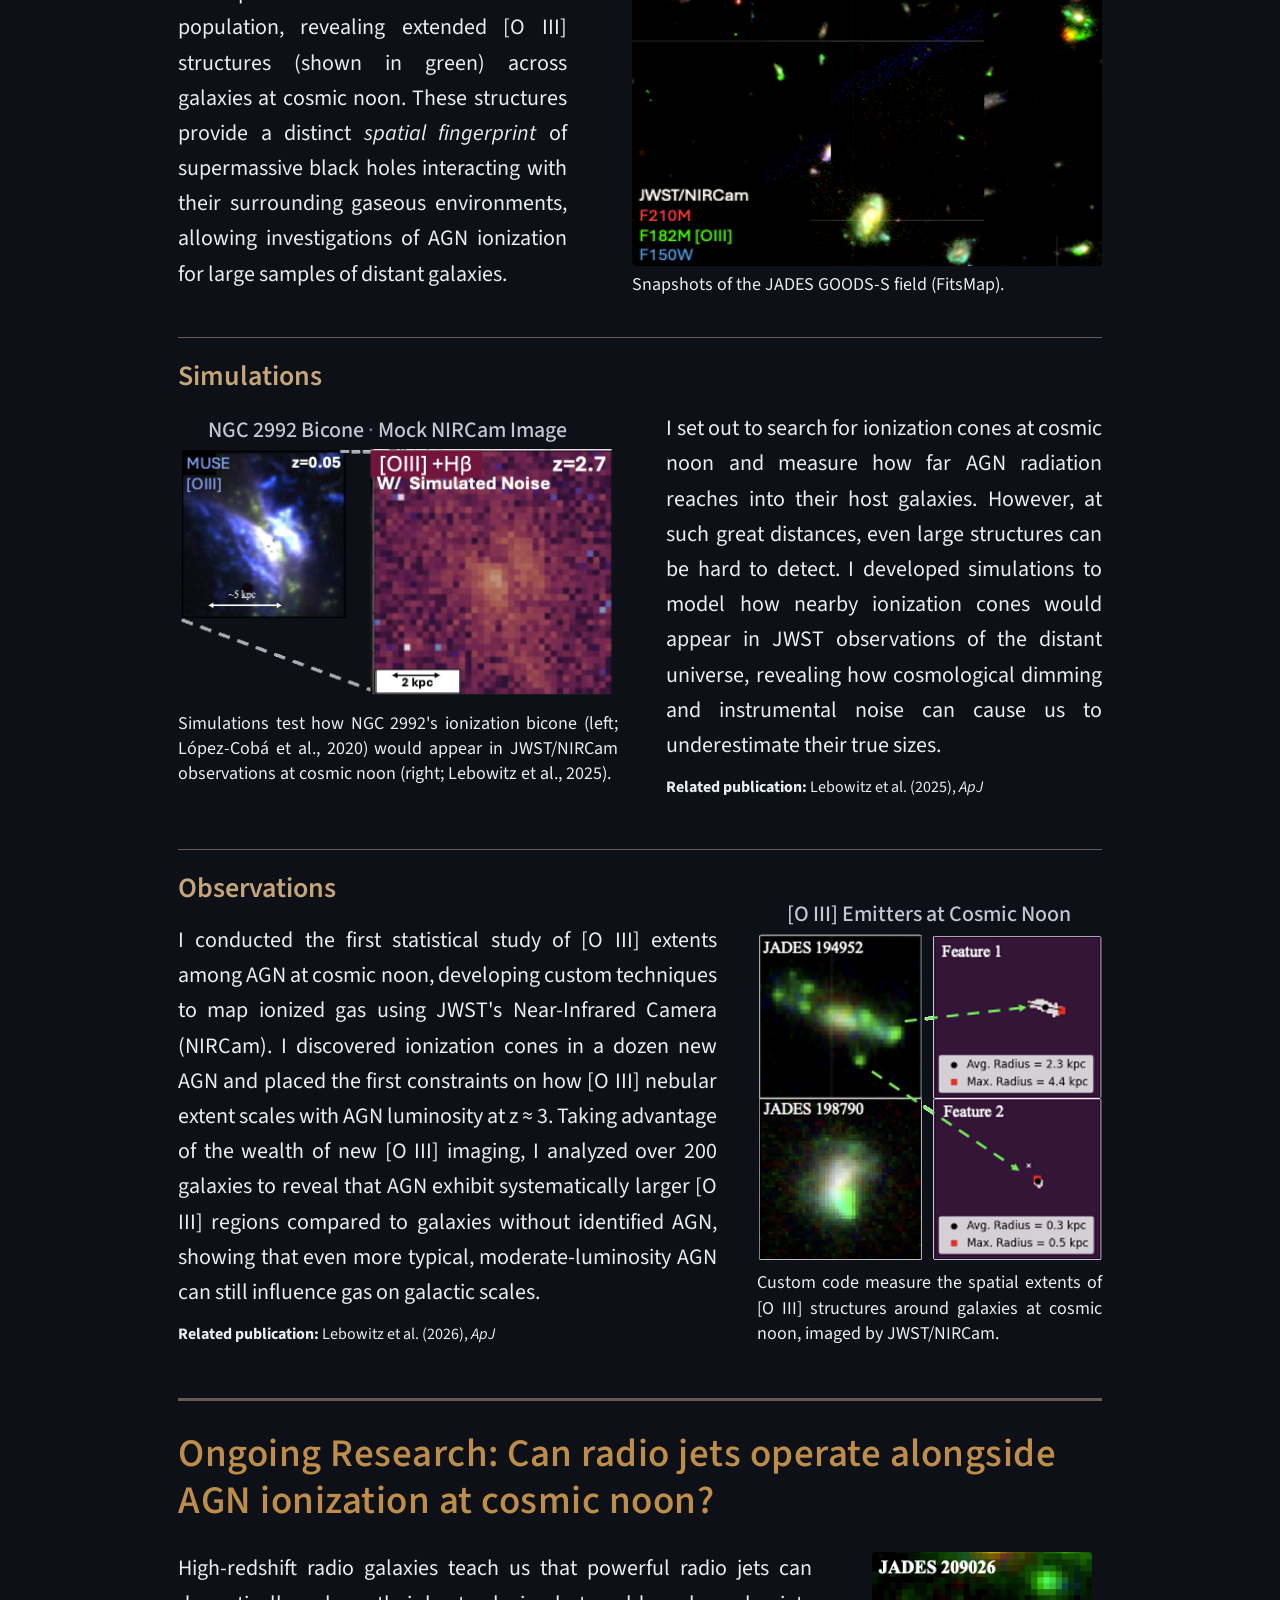
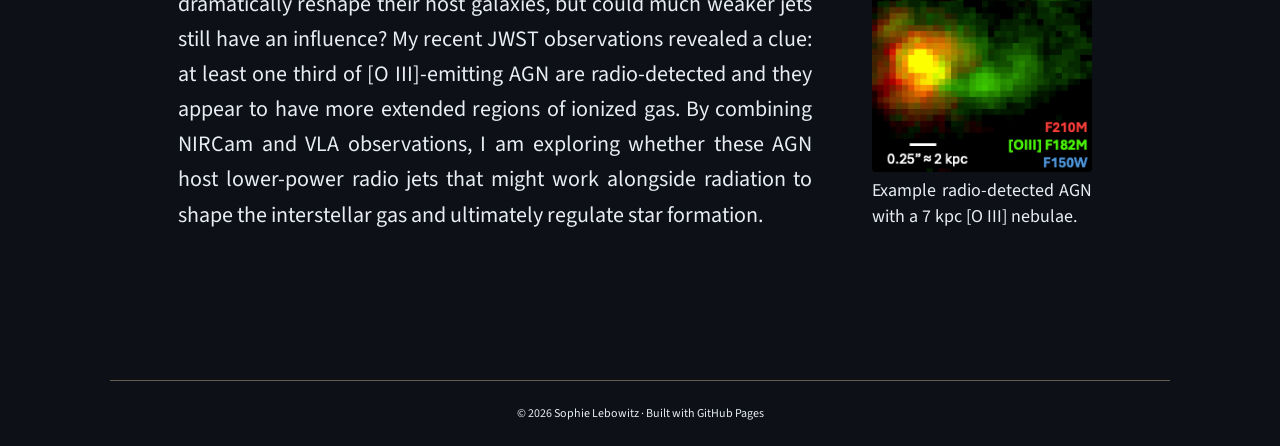
<file: research.html>
<!doctype html>
<html lang="en">
 <head>
  <link rel="stylesheet" href="shared-style.css">
  <meta charset="utf-8"/>
  <meta content="width=device-width,initial-scale=1" name="viewport"/>
  <title>
   Research | Sophie Lebowitz
  </title>
  <meta content="Research on supermassive black holes, galaxy evolution, and AGN ionization at cosmic noon." name="description"/>
  <link href="https://fonts.googleapis.com" rel="preconnect"/>
  <link crossorigin="" href="https://fonts.gstatic.com" rel="preconnect"/>
  <link href="https://fonts.googleapis.com/css2?family=Source+Sans+3:wght@400;500;600;700&amp;display=swap" rel="stylesheet"/>
  <link href="research-style.css" rel="stylesheet"/>
 </head>
 <body>
  <header>
   <div class="wrap nav">
    <a class="brand" href="index.html">
     Sophie
     <span>
      Lebowitz
     </span>
    </a>
    <nav aria-label="Main navigation">
      <a href="index.html">Home</a>
      <a href="research.html">Research</a>
      <a href="publications.html">Publications</a>
      <a href="talks.html">Talks</a>
      <a href="outreach.html">Education &amp; Outreach</a>
      <a href="cv.html">CV</a>
    </nav>
   </div>
  </header>
  <main>
   <div class="wrap page-title">
    <a class="back-link" href="index.html">
     &larr; Back to home
    </a>
   </div>
   <div class="research-body">
    <section class="research-section" id="overview">
     
<h2>Black Holes and Galaxy Evolution</h2>

<p>
  Nearly every massive galaxy hosts a supermassive black hole at its center.
  When these black holes actively accrete surrounding material, they become
  active galactic nuclei (AGN), releasing enormous amounts of energy that can
  impact their host galaxies and extend far beyond their visible boundaries.
  This energy can take several forms:
</p>

<div class="agn-example agn-cone">
  <figure>
    <img
      src="images/ionization-cone.jpg"
      alt="Green ionization cone in NGC 7582"
    />
  </figure>

  <div class="agn-example-text">
    <p>
      Radiation from the hot accretion disk surrounding the black hole can
      illuminate vast regions of gas, sometimes producing giant structures
      known as <em>ionization cones</em>.
      <span class="agn-image-credit">
        Image credit: Juneau et al. (2022), MUSE image of NGC 7582.
      </span>
    </p>
  </div>
</div>

<div class="agn-example agn-jets">
  <div class="agn-example-text">
    <p>
      In other cases, AGN launch powerful, relativistic jets that extend far
      beyond the visible galaxy, known as <em>radio jets</em>.
      <span class="agn-image-credit">
        HST+VLA image of radio jets of Hercules A.
      </span>
    </p>
  </div>

  <figure>
    <img
      src="images/radio-jets.jpg"
      alt="Pink radio lobes extending from Hercules A"
    />
  </figure>
</div>

<p>
  These different forms of black hole activity can heat or expel the gas needed to form new stars, potentially shutting down star formation. Under certain conditions, however, they may also trigger the formation of new stars. By regulating star formation, AGN are thought to play a fundamental role in driving the observed evolution from actively star-forming galaxies in the early universe to red, quiescent galaxies at later cosmic epochs.
</p>

<figure class="galaxy-evolution-figure">
  <img
    src="images/galaxy_evolution.png"
    alt="Illustration of galaxy evolution from a blue spiral galaxy to a red elliptical galaxy over cosmic time."
  >
</figure>

<p>
  My research focuses on understanding this energetic connection between
  AGN and their host galaxies during <em>cosmic noon</em>, a period roughly
  10&ndash;11 billion years ago when galaxies were rapidly forming stars
  and their central black holes were growing most actively. By combining
  observations across the electromagnetic spectrum, I investigate how
  black hole activity shapes the multiphase gas reservoirs within and
  surrounding galaxies to uncover the role of AGN in driving galaxy evolution.
</p>

</section>

    <section class="research-section" id="radio-galaxies">
     <h2>
      High-Redshift Radio Galaxies: Laboratories for Galaxy Evolution
     </h2>
     <p class="section-intro">
      High-redshift radio galaxies are powerful laboratories for studying the formation and evolution of today's most massive galaxies. These systems host powerful radio jets and are often found in dense environments with many interacting galaxies, abundant reservoirs of gas, and intense star formation.
     </p>
     <div class="project-grid">
      <div class="copy">
       <h3>
        The Spiderweb Galaxy
       </h3>
       <p>
        The Spiderweb Galaxy (z &asymp; 2.2), corresponding to roughly 3 billion years after the Big Bang, is a particularly fascinating example. Previous observations with the Hubble Space Telescope and the Atacama Large Millimeter Array have revealed evidence of
        <em>
         in situ
        </em>
        star formation occuring between galaxies in the Spiderweb's extended gaseous resevoirs, or
        <em>
         circumgalactic medium
        </em>
        (CGM). By combining observations from the Mid-Infrared Instrument (MIRI) aboard the James Webb Space Telescope with ALMA observations, I am investigating whether warm molecular hydrogen (H₂) provides a dominant cooling channel for the CGM to form stars by radiating away mechanical energy.
       </p>
      </div>
      <figure>
       <img alt="Hubble Space Telescope view of the Spiderweb Galaxy and its satellite galaxies; scale bar approximately 25 kiloparsecs" src="images/spiderweb.jpg"/>
       <figcaption>
        Hubble image of the Spiderweb Galaxy and its surrounding satellite galaxies, which resemble flies caught in a spider's web. 
       </figcaption>
      </figure>
     </div>

<!-- DRAGONFLY GALAXY -->
<div class="dragonfly-subsection" id="dragonfly">
  <h3>The Dragonfly Galaxy: An Impostor Radio Galaxy</h3>

  <div class="dragonfly-grid">
    <div class="copy">
      <p>
        The Dragonfly Galaxy is another powerful high-redshift radio
        galaxy that illustrates the complex interactions between radio
        jets and their gaseous environments. Combining VLA, ALMA, and
        Keck observations, I identified evidence for a blueshifted outflow
        aligned with the fainter northern jet in the northwest galaxy, implying that the brighter
        southern jet was receding. Since the southern jet’s luminosity
        could not be explained by Doppler boosting, its interaction with
        the gaseous disk of the southeast galaxy likely contributed to the system’s enhanced
        radio brightness, earning the Dragonfly its epithet as an
        <em>impostor radio galaxy</em>.
      </p>
       <p class="publication">
         <strong>
          Related publication:
         </strong>
         Lebowitz et al. (2023),
         <em>
          ApJ
         </em>
        </p>
    </div>

    <figure>
      <img src="images/dragonfly.png" alt="The Dragonfly Galaxy">
      <figcaption>
        Dragonfly system: HST image (upper left), ALMA CO contours (red), and VLA radio jet contours (white).
      </figcaption>
    </figure>
  </div>
</div>

    </section>
  

<section class="research-section" id="oiii">
  <h2>Mapping AGN Ionization at Cosmic Noon</h2>

  <!-- FIRST PARAGRAPH: FULL WIDTH -->
  <p>
    Much of what we know about how supermassive black holes affect their host galaxies at
    <em>cosmic noon</em> comes from studies of rare, extremely luminous AGN known as quasars.
    During my Ph.D., I shifted the focus to the more numerous,
    <em>moderate-luminosity</em> AGN to investigate how more typical black holes
    influence their host galaxies. Their intense ionizing radiation can illuminate
    vast regions of gas, producing extended [O III] emission across a variety of morphologies, including more compact, knot-like emission, and other times appearing in striking conical structures.
  </p>

  <!-- SECOND PARAGRAPH AND JADES FIGURE: SIDE BY SIDE -->
  <div class="oiii-intro-grid">

    <div class="copy">
      <p>
        The James Webb Space Telescope (JWST) has opened a new window into this
        population, revealing extended [O III] structures (shown in green) across
        galaxies at cosmic noon. These structures provide a distinct
        <em>spatial fingerprint</em> of supermassive black holes interacting with
        their surrounding gaseous environments, allowing investigations of AGN ionization for large samples of distant galaxies.
      </p>
    </div>

    <figure>
      <img
        src="images/jades-oiii.png"
        alt="JADES GOODS-S field showing green [O III] emission across galaxies at cosmic noon"
      />
      <figcaption>
        Snapshots of the JADES GOODS-S field (FitsMap).
      </figcaption>
    </figure>

  </div>

     <div class="subsection" id="simulations">
      <h3>
       Simulations
      </h3>
      <div class="subsection-grid reverse">
       <figure class="visual">
        <div class="figure-heading">
         NGC 2992 Bicone
         <span>
          &middot;
         </span>
         Mock NIRCam Image
        </div>
        <img alt="NGC 2992 MUSE ionization bicone compared with a simulated JWST/NIRCam image at cosmic noon" src="images/simulation-clean.png"/>
        <figcaption>
         Simulations test how NGC 2992's ionization bicone (left; L&oacute;pez-Cob&aacute; et al., 2020) would appear in JWST/NIRCam observations at cosmic noon (right; Lebowitz et al., 2025).
        </figcaption>
       </figure>
       <div class="copy">
        <p>
         I set out to search for ionization cones at cosmic noon and measure how far AGN radiation reaches into their host galaxies. However, at such great distances, even large structures can be hard to detect. I developed simulations to model how nearby ionization cones would appear in JWST observations of the distant universe, revealing how cosmological dimming and instrumental noise can cause us to underestimate their true sizes.
        </p>
        <p class="publication">
         <strong>
          Related publication:
         </strong>
         Lebowitz et al. (2025),
         <em>
          ApJ
         </em>
        </p>
       </div>
      </div>
     </div>
     <div class="subsection" id="observations">
      <h3>
       Observations
      </h3>
      <div class="subsection-grid">
       <div class="copy">
        <p>
         I conducted the first statistical study of [O III] extents among AGN at cosmic noon, developing custom techniques to map ionized gas using JWST's Near-Infrared Camera (NIRCam). I discovered ionization cones in a dozen new AGN and placed the first constraints on how [O III] nebular extent scales with AGN luminosity at z &asymp; 3. Taking advantage of the wealth of new [O III] imaging, I analyzed over 200 galaxies to reveal that AGN exhibit systematically larger [O III] regions compared to galaxies without identified AGN, showing that even more typical, moderate-luminosity AGN can still influence gas on galactic scales. 
        </p>
        <p class="publication">
         <strong>
          Related publication:
         </strong>
         Lebowitz et al. (2026), 
          <em>
          ApJ
         </em>
        </p>
       </div>
       <figure class="visual">
        <div class="figure-heading">
         [O III] Emitters at Cosmic Noon
        </div>
        <img alt="Two JADES galaxies with [O III] emission and measured spatial extents" src="images/observations-clean.png"/>
        <figcaption>
         Custom code measure the spatial extents of [O III] structures around galaxies at cosmic noon, imaged by JWST/NIRCam.
        </figcaption>
       </figure>
      </div>
     </div>
</section>
     <!-- RADIO ACTIVITY -->
<section class="research-section" id="radio-activity">
  <h2>Ongoing Research: Can radio jets operate alongside AGN ionization at cosmic noon?</h2>

  <div class="radio-activity-grid">
    <div class="copy">
      <p>
        High-redshift radio galaxies teach us that powerful radio jets 
        can dramatically reshape their host galaxies,
        but could much weaker jets still have an influence? My recent
        JWST observations revealed a clue: at least one third of [O III]-emitting 
        AGN are radio-detected and they appear to have more extended regions of
        ionized gas. By combining NIRCam and VLA observations, I am exploring whether
        these AGN host lower-power radio jets that might work alongside radiation 
        to shape the interstellar gas and ultimately
        regulate star formation.
      </p>
    </div>

    <figure class="radio-activity-figure">
      <img
        src="images/jades209026.png"
        alt="JWST image of radio-detected AGN JADES 209026"
      >
      <figcaption>
        Example radio-detected AGN with a 7 kpc [O III] nebulae.
      </figcaption>
    </figure>
  </div>
</section>
   </div>
  </main>
  <footer>
   <div class="wrap">
    &copy; 2026 Sophie Lebowitz &middot; Built with GitHub Pages
   </div>
  </footer>
 </body>
</html>
</file>
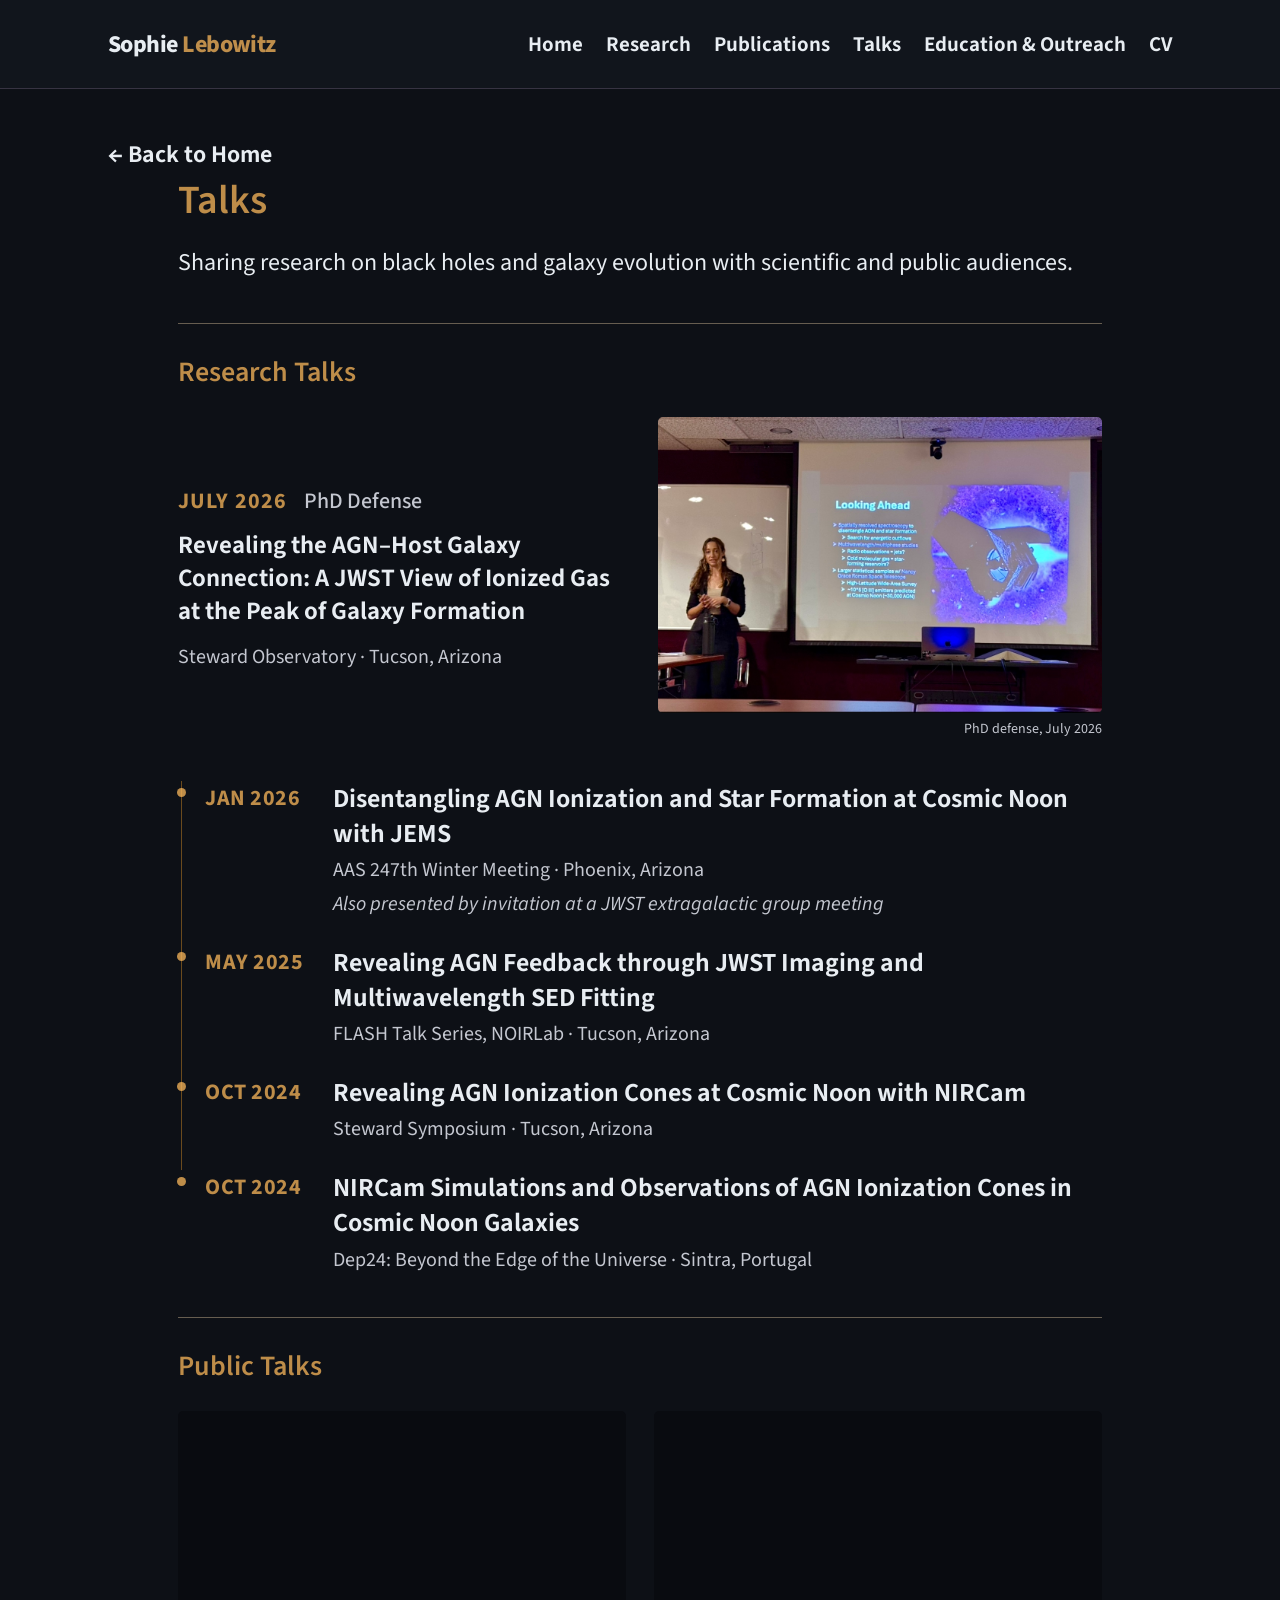
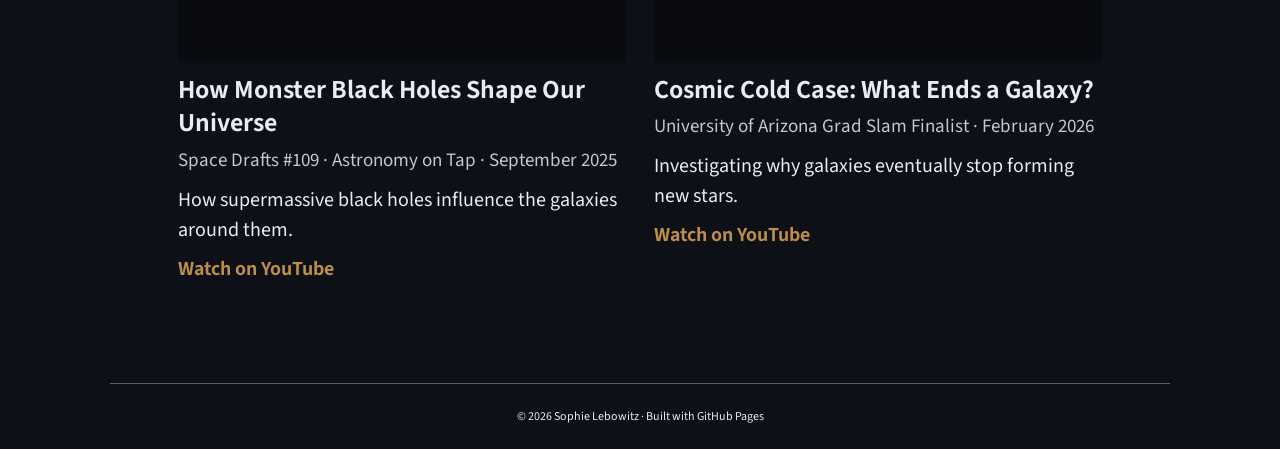
<file: talks.html>
<!DOCTYPE html>
<html lang="en">
<head>
  <meta charset="utf-8">
  <meta name="viewport" content="width=device-width, initial-scale=1">
  <title>Talks | Sophie Lebowitz</title>
  <link rel="preconnect" href="https://fonts.googleapis.com">
  <link rel="preconnect" href="https://fonts.gstatic.com" crossorigin>
  <link href="https://fonts.googleapis.com/css2?family=Source+Sans+3:wght@400;500;600;700&display=swap" rel="stylesheet">
  <link rel="stylesheet" href="shared-style.css">
  <link rel="stylesheet" href="talks-style.css">
</head>
<body>
<header>
  <div class="wrap nav">
    <a class="brand" href="index.html">Sophie <span>Lebowitz</span></a>
  <nav aria-label="Main navigation">
    <a href="index.html">Home</a>
    <a href="research.html">Research</a>
    <a href="publications.html">Publications</a>
    <a href="talks.html">Talks</a>
    <a href="outreach.html">Education &amp; Outreach</a>
    <a href="cv.html">CV</a>
  </nav>
  </div>
</header>
<main class="talks-body">
  <a href="index.html" class="back-link">← Back to Home</a>
  <section class="talks-intro" aria-labelledby="talks-heading">
    <h1 id="talks-heading">Talks</h1>
    <p>Sharing research on black holes and galaxy evolution with scientific and public audiences.</p>
  </section>

  <section class="talks-section" aria-labelledby="research-heading">
    <h2 id="research-heading">Research Talks</h2>

    <article class="featured-talk">
      <div class="featured-copy">
        <p class="talk-date">JULY 2026 <span class="talk-type">PhD Defense</span></p>
        <h3>Revealing the AGN–Host Galaxy Connection: A JWST View of Ionized Gas at the Peak of Galaxy Formation</h3>
        <p class="talk-venue">Steward Observatory · Tucson, Arizona</p>
      </div>
      <figure class="featured-figure">
        <img src="images/defense_pic.jpg" alt="Sophie presenting the Looking Ahead slide during her PhD defense" loading="lazy">
        <figcaption>PhD defense, July 2026</figcaption>
      </figure>
    </article>

    <div class="talk-timeline">
      <article class="timeline-entry">
        <p class="timeline-date">JAN 2026</p>
        <div class="timeline-content">
          <h3>Disentangling AGN Ionization and Star Formation at Cosmic Noon with JEMS</h3>
          <p>AAS 247th Winter Meeting · Phoenix, Arizona</p>
          <p class="additional-venue">Also presented by invitation at a JWST extragalactic group meeting</p>
        </div>
      </article>
      <article class="timeline-entry">
        <p class="timeline-date">MAY 2025</p>
        <div class="timeline-content">
          <h3>Revealing AGN Feedback through JWST Imaging and Multiwavelength SED Fitting</h3>
          <p>FLASH Talk Series, NOIRLab · Tucson, Arizona</p>
        </div>
      </article>
      <article class="timeline-entry">
        <p class="timeline-date">OCT 2024</p>
        <div class="timeline-content">
          <h3>Revealing AGN Ionization Cones at Cosmic Noon with NIRCam</h3>
          <p>Steward Symposium · Tucson, Arizona</p>
        </div>
      </article>
      <article class="timeline-entry">
        <p class="timeline-date">OCT 2024</p>
        <div class="timeline-content">
          <h3>NIRCam Simulations and Observations of AGN Ionization Cones in Cosmic Noon Galaxies</h3>
          <p>Dep24: Beyond the Edge of the Universe · Sintra, Portugal</p>
        </div>
      </article>
    </div>
  </section>

  <section class="talks-section public-section" aria-labelledby="public-heading">
    <h2 id="public-heading">Public Talks</h2>
    <div class="video-grid">
      <article class="video-card">
        <div class="video-frame">
          <!-- 20:46 = 1246 seconds; 27:15 = 1635 seconds. Change start/end here. -->
          <iframe src="https://www.youtube-nocookie.com/embed/nz1zW3sj7sY?start=0&amp;end=1246&amp;rel=0" title="How Monster Black Holes Shape Our Universe — Space Drafts" loading="lazy" allow="accelerometer; autoplay; clipboard-write; encrypted-media; gyroscope; picture-in-picture; web-share" referrerpolicy="strict-origin-when-cross-origin" allowfullscreen></iframe>
        </div>
        <div class="video-copy">
          <h3>How Monster Black Holes Shape Our Universe</h3>
          <p class="video-meta">Space Drafts #109 · Astronomy on Tap · September 2025</p>
          <p class="video-description">How supermassive black holes influence the galaxies around them.</p>
          <a class="video-link" href="https://www.youtube.com/watch?v=nz1zW3sj7sY&amp;t=1246s" target="_blank" rel="noopener noreferrer">Watch on YouTube</a>
        </div>
      </article>
      <article class="video-card">
        <div class="video-frame">
          <iframe src="https://www.youtube-nocookie.com/embed/NMWkWKwMOqQ?rel=0" title="Cosmic Cold Case: What Ends a Galaxy? — Grad Slam" loading="lazy" allow="accelerometer; autoplay; clipboard-write; encrypted-media; gyroscope; picture-in-picture; web-share" referrerpolicy="strict-origin-when-cross-origin" allowfullscreen></iframe>
        </div>
        <div class="video-copy">
          <h3>Cosmic Cold Case: What Ends a Galaxy?</h3>
          <p class="video-meta">University of Arizona Grad Slam Finalist · February 2026</p>
          <p class="video-description">Investigating why galaxies eventually stop forming new stars.</p>
          <a class="video-link" href="https://www.youtube.com/watch?v=NMWkWKwMOqQ" target="_blank" rel="noopener noreferrer">Watch on YouTube</a>
        </div>
      </article>
    </div>
  </section>
</main>
<footer>© 2026 Sophie Lebowitz · Built with GitHub Pages</footer>
</body>
</html>
</file>
<file: shared-style.css>
/* SHARED WEBSITE STYLES — edit navigation and font family here. */
:root {
  --site-font: 'Source Sans 3', sans-serif;
  --nav-font-size: 21px;
  --nav-font-weight: 650;
  --brand-font-size: 24px;
  --brand-font-weight: 750;
  --header-background: #11151c;
  --header-border: #373342;
  --nav-text-color: #e8edf2;
  --nav-accent-color: #f8b65ac0; /*#a678df;*/
}

* {
  box-sizing: border-box;
}

html {
  scroll-behavior: smooth;
}

body {
  margin: 0;
  font-family: var(--site-font);
}

body, body * {
  font-family: var(--site-font);
}

a {
  color: inherit;
}

a:focus-visible {
  outline: 3px solid #726758e2;
  outline-offset: 4px;
}

.wrap {
  max-width: 1120px;
  margin: auto;
  padding: 0 28px;
}

header {
  background: var(--header-background);
  border-bottom: 1px solid var(--header-border);
}

.nav {
  display: flex;
  align-items: center;
  justify-content: space-between;
  gap: 22px;
  min-height: 88px;
}

.brand {
  font-size: var(--brand-font-size);
  font-weight: var(--brand-font-weight);
  text-decoration: none;
  letter-spacing: -0.55px;
}

.brand span {
  color: var(--nav-accent-color);
}

nav {
  display: flex;
  flex-wrap: wrap;
  gap: 23px;
}

nav a {
  font-size: var(--nav-font-size);
  font-weight: var(--nav-font-weight);
  text-decoration: none;
  color: var(--nav-text-color);
}

nav a:hover,
nav a[aria-current='page'] {
  color: var(--nav-accent-color);
}

@media (max-width: 800px) {
  .nav {
    padding-top: 18px;
    padding-bottom: 18px;
    align-items: flex-start;
    flex-direction: column;
    gap: 12px;
    min-height: 0;
  }

  nav {
    gap: 12px 18px;
  }

  nav a {
    font-size: 15px;
  }
}
</file>
<file: academic-pages-style.css>
/* PUBLICATIONS & CV — PAGE CONTROLS */
:root {

  /* COLORS */
  --academic-background: #0d1016;
  --academic-text: #cacdd0;
  --academic-accent: #f8b65ac0;
  --academic-rule: #726758e2;
  --paper-title-color: #e8edf2;
  --paragraph-color: #e8edf2;

  --cv-button-text-color: #e8edf2;
  --cv-button-border-color: #f8b65ac0;
  --cv-button-background: #25202e;
  --cv-button-hover-color: #393044;

  /* PAGE DIMENSIONS */
  --academic-width: 980px;
  --page-padding-top: 55px;
  --page-padding-bottom: 100px;
  --page-side-padding: 28px;

  /* FONT SIZES */
  --h1-font-size: clamp(34px, 3.2vw, 39px);
  --h2-font-size: 28px;
  --intro-font-size: 23px;
  --cv-description-font-size: 26px;

  /* ONE FONT SIZE FOR ALL PUBLICATION ENTRIES */
  --publication-font-size: 23px;
  --cv-link-font-size: 24px;

  /* HEADING SPACING */
  --h1-spacing-below: 24px;
  --h2-spacing-below: 24px;

  /* SECTION SPACING */
  --section-spacing-above: 35px;
  --section-padding-top: 28px;

  /* PUBLICATION SPACING */
  --publication-spacing-below: 27px;
  --publication-details-spacing: 6px;
  --publication-line-height: 1.55;
  --publication-list-indent: 26px;
  --publication-text-indent: 10px;

  /* INTRODUCTION */
  --intro-max-width: 850px;
  --paragraph-spacing-below: 20px;

  /* CV DOWNLOAD BUTTON */
  --cv-link-padding-vertical: 13px;
  --cv-link-padding-horizontal: 20px;
  --cv-link-spacing-above: 12px;
}


/* =========================================
   PAGE LAYOUT
   ========================================= */

body {
  background: var(--academic-background);
  color: var(--academic-text);
}

.academic-body {
  max-width: var(--academic-width);
  margin: 0 auto;
  padding:
    var(--page-padding-top)
    var(--page-side-padding)
    var(--page-padding-bottom);
  min-height: 65vh;
}


/* =========================================
   HEADINGS
   ========================================= */

.academic-body h1 {
  color: var(--academic-accent);
  font-size: var(--h1-font-size);
  font-weight: 550;
  margin: 0 0 var(--h1-spacing-below);
}

.academic-body h2 {
  color: var(--academic-accent);
  font-size: var(--h2-font-size);
  font-weight: 600;
  margin: 0 0 var(--h2-spacing-below);
}


/* =========================================
   INTRODUCTION & GENERAL TEXT
   ========================================= */

.academic-body p {
  color: var(--paragraph-color);
  font-size: var(--intro-font-size);
  line-height: 1.6;
  margin: 0 0 var(--paragraph-spacing-below);
}
/* CV DESCRIPTION */
.academic-body > p:not(.page-intro) {
  font-size: var(--cv-description-font-size);
}

.academic-body a {
  color: var(--academic-accent);
}

.page-intro {
  max-width: var(--intro-max-width);
}


/* =========================================
   SECTIONS
   ========================================= */

.academic-section {
  border-top: 1px solid var(--academic-rule);
  margin-top: var(--section-spacing-above);
  padding-top: var(--section-padding-top);
}


/* =========================================
   PUBLICATIONS — ALL ENTRIES SAME FONT SIZE
   ========================================= */

/* Refereed publication list */
.publication-list {
  padding-left: var(--publication-list-indent);
  margin: 0;
}

.publication-list li {
  padding-left: var(--publication-text-indent);
  margin-bottom: var(--publication-spacing-below);
  line-height: var(--publication-line-height);
  font-size: var(--publication-font-size);
}

/* Refereed publication titles */
.academic-body .paper-title {
  color: var(--paper-title-color);
  font-size: inherit;
  font-weight: 650;
  text-decoration: none;
}

.paper-title:hover {
  text-decoration: underline;
}

/* Refereed publication authors and journals */
.academic-body .paper-details {
  color: var(--academic-text);
  font-size: inherit;
  margin-top: var(--publication-details-spacing);
}

/* Astronomy education publication */
.academic-body .academic-section > p {
  color: var(--paragraph-color);
  font-size: var(--publication-font-size);
  line-height: var(--publication-line-height);
}


/* =========================================
   CV DOWNLOAD LINK
   ========================================= */

.download-link {
  display: inline-block;
  color: var(--cv-button-text-color);
  background: var(--cv-button-background);
  font-size: var(--cv-link-font-size);
  font-weight: 650;
  text-decoration: none;

  border: 1px solid var(--cv-button-border-color);
  border-radius: 5px;

  padding:
    var(--cv-link-padding-vertical)
    var(--cv-link-padding-horizontal);

  margin-top: var(--cv-link-spacing-above);
}

.academic-body a.download-link {
  color: var(--cv-button-text-color);
}

.download-link:hover {
  background: var(--cv-button-hover-color);
}


/* =========================================
   FOOTER
   ========================================= */

footer {
  width: calc(100% - 56px);
  max-width: 1060px;
  box-sizing: border-box;
  margin: 0 auto;
  border-top: 1px solid #726758e2;
  padding: 24px 0;
  font-size: 12px;
  color: var(--home-muted-color);
  text-align: center;
}

.academic-body a.back-link {
  display: inline-block;
  color: #e8edf2;
  text-decoration: none;
  font-size: 24px;
  font-weight: 650;
  position: relative;
  left: -70px;
}


/* =========================================
   MOBILE
   ========================================= */

@media (max-width: 800px) {

  .academic-body {
    padding: 35px 22px 70px;
  }

}
</file>
<file: outreach-style.css>
/* EDUCATION & OUTREACH — page-specific controls. Navigation/font inherited from shared-style.css. */
:root {
  /* COLORS — same as current research page */
  --page-background: #0d1016;
  --text-color: #e8edf2;
  --heading-color: #f8b65ac0;
  --caption-text-color: #e8edf2;
  --section-divider-color: #726758e2;
  --outreach-subheading-color: #e1bc88df;

  /* ACTIVITY HEADING CONTROLS */
  --activity-inline-title-color: #e1bc88df;
  --activity-inline-title-weight: 800;
  --activity-inline-title-font-size: 21px;

  /* TYPOGRAPHY */
  --body-font-size: 22px;
  --body-line-height: 1.6;
  --caption-font-size: 18px;
  --h2-font-size: clamp(38px, 3.2vw, 39px);
  --h3-font-size: 28px;

  /* PAGE AND SECTION SPACING */
  --content-width: 980px;
  --page-side-padding: 28px;
  --section-padding-top: 20px;
  --section-padding-bottom: 20px;
  --section-divider-width: 3px;
  --heading-spacing-below: 23px;
  --paragraph-spacing-below: 20px;
  --caption-spacing-above: 6px;

  /* TWO-COLUMN ACTIVITY CARDS */
  --activity-card-gap: 54px;
  --activity-group-gap: 18px;
  --activity-image-height: 245px;
  --activity-caption-size: 14px;
  --activity-heading-spacing: 12px;
  --activity-group-heading-size: 24px;
  --activity-group-heading-spacing: 25px;
  --activity-card-text-size: 20px;

  /* MANUSCRIPT NOTE */
  --manuscript-font-size: 18px;
  --manuscript-spacing-above: 20px;
}

body { background: var(--page-background); color: var(--text-color); }
.outreach-body { max-width: var(--content-width); margin: auto; padding: 0 var(--page-side-padding) 100px; }
.page-title { padding: 46px 0 0; }
.back-link {
  color: #e8edf2; /*#eca821d7;*/
  text-decoration: none;
  font-size: 24px;
  font-weight: 650;
  position: relative;
  left: -70px; /* Adjust horizontal position */
}
.outreach-section {
  padding: var(--section-padding-top) 0 var(--section-padding-bottom);
  border-bottom: var(--section-divider-width) solid var(--section-divider-color);
}
.outreach-section:last-child { border-bottom: 0; }
.outreach-body h2 {
  font-size: var(--h2-font-size); font-weight: 550; line-height: 1.2;
  letter-spacing: 0.5px; color: var(--heading-color);
  margin: 0 0 var(--heading-spacing-below);
}
.outreach-body h3 {
  font-size: var(--h3-font-size); font-weight: 600; line-height: 1.3;
  color: var(--outreach-subheading-color); margin: 0 0 17px;
}
.outreach-body p {
  font-size: var(--body-font-size); line-height: var(--body-line-height);
  margin: 0 0 var(--paragraph-spacing-below); text-align: justify; hyphens: none;
}
.outreach-body figure { margin: 0; min-width: 0; }
.outreach-body figcaption {
  font-size: var(--caption-font-size); line-height: 1.4; color: var(--caption-text-color);
  margin-top: var(--caption-spacing-above); text-align: justify; overflow-wrap: break-word;
}

/* TWO GROUPS OF TWO ACTIVITIES */
.outreach-activity-group { margin-top: var(--activity-group-gap); }
.outreach-activity-group:first-of-type { margin-top: 42px; }
.outreach-body .outreach-group-title {
  font-size: var(--activity-group-heading-size);
  font-weight: 600;
  padding-bottom: 12px;
  border-bottom: 1px solid var(--section-divider-color);
  margin-bottom: var(--activity-group-heading-spacing);
}
.outreach-card-grid {
  display: grid;
  grid-template-columns: repeat(2, minmax(0, 1fr));
  gap: var(--activity-card-gap);
  align-items: start;
}
.outreach-card { min-width: 0; }
/* Equal-sized media frames fill both columns edge to edge. */
.outreach-body .outreach-card-figure {
  width: 100%;
  margin: 0 0 12px;
}
.outreach-body .outreach-card .activity-inline-title {
  color: var(--activity-inline-title-color);
  font-size: var(--activity-inline-title-font-size);
  font-weight: var(--activity-inline-title-weight);
}
.outreach-media-frame {
  width: 100%;
  height: var(--activity-image-height);
  overflow: hidden;
  border-radius: 4px;
  background: #090b10;
}
.outreach-media-frame img,
.outreach-media-frame video {
  display: block;
  width: 100%;
  height: 100%;
  object-fit: cover;
  object-position: center;
}
/* Small captions below the media, aligned right. */
.outreach-body .outreach-card-figure figcaption {
  position: static;
  display: block;
  width: 100%;
  margin: 5px 0 0;
  padding: 0;
  background: transparent;
  color: var(--caption-text-color);
  font-size: var(--activity-caption-size);
  line-height: 1.3;
  text-align: right;
}
.outreach-body .outreach-card h3 {
  color: var(--activity-heading-color);
  font-size: var(--activity-heading-font-size);
  font-weight: 600;
  margin: 0 0 var(--activity-heading-spacing);
}
.outreach-body .outreach-card p {
  font-size: var(--activity-card-text-size);
  line-height: 1.55;
  text-align: justify;
}
.outreach-body .manuscript-note {
  font-size: var(--manuscript-font-size);
  margin-top: var(--manuscript-spacing-above);
}

footer {
  width: calc(100% - 56px);
  max-width: 1060px;
  box-sizing: border-box;
  margin: 0 auto;
  border-top: 1px solid #726758e2;
  padding: 24px 0;
  font-size: 12px;
  color: var(--home-muted-color);
  text-align: center;
}

@media (max-width: 800px) {
  .outreach-body { padding: 0 22px 70px; }
  .outreach-card-grid { grid-template-columns: 1fr; gap: 45px; }
  .outreach-activity-group { margin-top: 28px; }
  .outreach-media-frame { height: min(var(--activity-image-height), 56vw); }
  .outreach-body .outreach-card p { text-align: justify; }
  .outreach-section { padding: 42px 0 50px; }
}
@media (max-width: 480px) { .page-title { padding-top: 28px; } }
</file>
<file: research-style.css>
/* RESEARCH PAGE STYLES — page-specific typography, colors, layout and images. */
/* Shared font and navigation settings are in shared-style.css. */


:root {
  /* GENERAL TYPOGRAPHY */
  --body-font-size: 22px;
  --caption-font-size: 18px;
  --body-text-color: #e8edf2;
  --caption-text-color: #e8edf2;
  --publication-text-color: #e8edf2;

  /* PAGE COLORS */
  --background-color: #11151c;
  --page-background: #0d1016;
  --text-color: #e8edf2;
  --heading-color: #f8b65ac0; /*#a689cc;/*   /*#eca821d7;#a678df*/
  --subheading-color: #e1bc88df;
  --section-divider-color: #726758e2;
  --subsection-divider-color: #726758e2;
  --figure-heading-color: #c4c7d0;

  /* HEADING FONT SIZES */
  --h2-font-size: clamp(38px, 3.2vw, 39px);
  --h3-font-size: 28px;
  --figure-heading-font-size: 22px;

  /* IONIZATION CONE — IMAGE LEFT, TEXT RIGHT */
  --cone-image-width: 220px;
  --cone-image-height: 170px;
  --cone-column-gap: 50px;
  --cone-image-down: 8px;
  --cone-image-right: 45px;
  --cone-text-width: 540px;
  --cone-text-right: 50px;

  /* RADIO JETS — TEXT LEFT, IMAGE RIGHT */
  --jets-image-width: 240px;
  --jets-image-height: 180px;
  --jets-column-gap: 20px;
  --jets-image-down: -8px;
  --jets-image-right: -60px;
  --jets-text-width: 540px;
  --jets-text-right: 45px;

/* GALAXY EVOLUTION FIGURE */
--galaxy-evolution-width: 800px;
--galaxy-evolution-up-down: 0px;
--galaxy-evolution-spacing-above: 20px;
--galaxy-evolution-spacing-below: 20px;
--galaxy-evolution-right: 0px;


  /* SPACING AND IMAGE CREDITS */
  --agn-example-spacing: 20px;
  --agn-intro-spacing: 30px;
  --agn-conclusion-spacing: 30px;
  --agn-credit-font-size: 14px;

  /* SPIDERWEB GALAXY */
  --spiderweb-text-column: 0.9fr;
  --spiderweb-image-column: 0.65fr;
  --spiderweb-column-gap: 0px;
  --spiderweb-image-width: 350px;
  --spiderweb-image-height: 290px;
  --spiderweb-image-down: 65px;


  /* DRAGONFLY GALAXY */
  --dragonfly-text-column: 1.15fr;
  --dragonfly-image-column: 0.7fr;
  --dragonfly-column-gap: 30px;
  --dragonfly-image-width: 310px;
  --dragonfly-image-height: 340px;
  --dragonfly-image-down: 6px;
  --dragonfly-image-right: 0px;
  --dragonfly-spacing-above: 30px;
  --dragonfly-spacing-below-line: 25px;

  /* JADES [O III] MOSAIC */
  --jades-text-column: 0.45fr;
  --jades-image-column: 0.62fr;
  --jades-column-gap: 0px;
  --jades-image-width: 470px;
  --jades-image-height: 330px;
  --jades-image-down: -15px;
  --jades-image-right: 0px;

  /* SIMULATIONS — NGC 2992 / MOCK NIRCAM */
  --simulation-image-width: 440px;
  --simulation-image-down: -10px;

  /* OBSERVATIONS — JADES GALAXIES */
  --observations-image-width: 380px;
  --observations-image-down: -25px;

  /* SIMULATIONS + OBSERVATIONS COLUMN RATIO */
  --subsection-text-column: 1.0fr;
  --subsection-image-column: 0.95fr;
  --subsection-column-gap: 30px;

  /* OBSERVATIONS — INDEPENDENT COLUMN CONTROLS */
  --observations-text-column: 1.2fr;
  --observations-image-column: 345px;
  --observations-column-gap: 40px;

  /* RADIO ACTIVITY */
  --radio-text-column: 1.05fr;
  --radio-image-column: 0.38fr;
  --radio-column-gap: 60px;
  --radio-image-width: 220px;
  --radio-image-height: 220px;
  --radio-image-down: -10px;
  --radio-image-right: 0px;
}


.page-title {
  padding: 46px 0 0;
}

.back-link {
  color: #e8edf2; /*#eca821d7;*/
  text-decoration: none;
  font-size: 24px;
  font-weight: 650;
  position: relative;
  left: 25px; /* Adjust horizontal position */
}

.research-body {
  max-width: 980px;
  margin: auto;
  padding: 0 28px 100px;
}

.research-body h2 {
  font-size: var(--h2-font-size);
  font-weight: 550;
  line-height: 1.2;
  letter-spacing: 0.5px;
  color: var(--heading-color);
  margin: 0 0 27px;
}

.research-body h3 {
  font-size: var(--h3-font-size);
  font-weight: 600;
  line-height: 1.3;
  color: var(--subheading-color);
  margin: 0 0 17px;
}

.research-body p {
  font-size: var(--body-font-size);
  line-height: 1.6;
  margin: 0 0 17px;
  text-align: justify;
  hyphens: none;
  overflow-wrap: normal;
  color: var(--text-color);
}

.research-section {
  padding: 30px 0 30px;
  border-bottom: 3px solid var(--section-divider-color);
}

.research-section:last-child {
  border-bottom: 0;
}

.research-body figure {
  margin: 0;
  min-width: 0;
}

.research-body img {
  display: block;
  max-width: 100%;
  height: auto;
  border-radius: 4px;
}

.research-body figcaption {
  font-size: var(--caption-font-size);
  line-height: 1.4;
  color: var(--caption-text-color);
  margin-top: 6px;
  text-align: justify;
  hyphens: none;
  overflow-wrap: break-word;
}

.section-intro {
  max-width: 100%;
  margin-bottom: 32px;
}

body {
  background-color: var(--page-background);
  color: var(--text-color);
}


.research-body p.publication, .research-body p.publication strong, .research-body p.publication em {
  color: var(--publication-text-color);
}

.agn-example {
  display: grid;
  align-items: center;
  margin-bottom: var(--agn-example-spacing);
}

.agn-example figure {
  margin: 0;
  min-width: 0;
}

.agn-example figure img {
  display: block;
  width: 100%;
  max-width: 100%;
  object-fit: fill;
  border-radius: 4px;
}

.agn-example-text {
  min-width: 0;
}

.agn-example-text p {
  margin: 0;
  text-align: justify;
  hyphens: none;
}

.agn-image-credit {
  font-style: italic;
  display: block;
  font-size: var(--agn-credit-font-size);
  line-height: 1.4;
  color: var(--caption-text-color);
  margin-top: 7px;
}

.agn-cone {
  grid-template-columns: var(--cone-image-width) minmax(0, 1fr);
  gap: var(--cone-column-gap);
  margin-top: var(--agn-intro-spacing);
}

.agn-cone figure {
  margin-top: var(--cone-image-down);
  transform: translateX(var(--cone-image-right));
}

.agn-cone figure img {
  height: var(--cone-image-height);
}

.agn-cone .agn-example-text {
  transform: translateX(var(--cone-text-right));
  width: 100%;
  max-width: var(--cone-text-width);
}

.agn-jets figure {
  transform: translateX(var(--jets-image-right));
  margin-top: var(--jets-image-down);
}

.agn-jets .agn-example-text {
  transform: translateX(var(--jets-text-right));
  width: 100%;
  max-width: var(--jets-text-width);
}

.agn-jets {
  grid-template-columns: minmax(0, 1fr) var(--jets-image-width);
  gap: var(--jets-column-gap);
  margin-bottom: var(--agn-conclusion-spacing);
}

.agn-jets figure img {
  height: var(--jets-image-height);
}

.research-body .galaxy-evolution-figure {
  width: var(--galaxy-evolution-width);
  max-width: 100%;
  margin-top: var(--galaxy-evolution-spacing-above);
  margin-bottom: var(--galaxy-evolution-spacing-below);
  margin-left: auto;
  margin-right: auto;
  transform: translate(
    var(--galaxy-evolution-right),
    var(--galaxy-evolution-up-down)
  );
}

.galaxy-evolution-figure img {
  display: block;
  width: 100%;
  height: auto;
}

.project-grid {
  display: grid;
  grid-template-columns: minmax(0, var(--spiderweb-text-column)) minmax(0, var(--spiderweb-image-column));
  gap: var(--spiderweb-column-gap);
  align-items: start;
}

#radio-galaxies .project-grid figure {
  width: var(--spiderweb-image-width);
  max-width: 100%;
  margin: var(--spiderweb-image-down) 0 0 auto;
}

#radio-galaxies .project-grid figure img {
  width: 100%;
  height: var(--spiderweb-image-height);
  max-height: none;
  object-fit: fill;
}


/* DRAGONFLY GALAXY */
.dragonfly-subsection {
  border-top: 2px solid var(--subsection-divider-color);
  margin-top: var(--dragonfly-spacing-above);
  padding-top: var(--dragonfly-spacing-below-line);
}

.dragonfly-grid {
  display: grid;
  grid-template-columns:
    minmax(0, var(--dragonfly-image-column))
    minmax(0, var(--dragonfly-text-column));
  gap: var(--dragonfly-column-gap);
  align-items: start;
}

.dragonfly-grid figure {
  order: -1;
  width: var(--dragonfly-image-width);
  max-width: 100%;
  margin: 0 auto 0 0;
  transform: translate(
    var(--dragonfly-image-right),
    var(--dragonfly-image-down)
  );
}

.dragonfly-grid figure img {
  width: 100%;
  height: var(--dragonfly-image-height);
  object-fit: fill;
}

@media (max-width: 800px) {
  .dragonfly-grid {
    grid-template-columns: 1fr;
  }
}


.oiii-intro-grid {
  display: grid;
  grid-template-columns: minmax(0, var(--jades-text-column)) minmax(0, var(--jades-image-column));
  gap: var(--jades-column-gap);
  align-items: center;
}

#oiii .oiii-intro-grid figure {
  width: var(--jades-image-width);
  max-width: 100%;
  margin: var(--jades-image-down) 0 0 auto;
  transform: translateX(var(--jades-image-right));
}

#oiii .oiii-intro-grid figure img {
  width: 100%;
  height: var(--jades-image-height);
  max-height: none;
  object-fit: fill;
}

.subsection {
  padding: 20px 0;
  border-top: 1px solid var(--subsection-divider-color);
  margin-top: 28px;
}

.subsection-grid {
  display: grid;
  grid-template-columns: minmax(0, var(--subsection-text-column)) minmax(0, var(--subsection-image-column));
  gap: var(--subsection-column-gap);
  align-items: center;
}

.subsection-grid.reverse .visual {
  order: 0;
}

.subsection-grid.reverse .copy {
  order: 1;
}

.subsection-grid .visual img {
  width: 100%;
  height: auto;
  object-fit: contain;
}

#simulations .visual {
  width: var(--simulation-image-width);
  max-width: 100%;
  margin-top: var(--simulation-image-down);
  justify-self: start;
}
#simulations .figure-heading {
  position: relative;
  left: 30px;
  margin-bottom: 5px;
}

#observations .visual {
  width: var(--observations-image-width);
  max-width: 100%;
  margin-top: var(--observations-image-down);
  justify-self: center;
}
#observations .figure-heading {
  position: relative;
  left: 30px;
  margin-bottom: 5px;
}

.figure-heading {
  color: var(--figure-heading-color);
  font-size: var(--figure-heading-font-size);
  font-weight: 500;
  line-height: 1.3;
  margin: 0 0 10px;
  text-align: left;
}

.figure-heading span {
  color: #82689c;
}

.research-body .publication {
  font-size: 16px;
  color: #51495e;
  margin: -5px 0 0;
  text-align: left;
}

.publication strong {
  color: var(--body-text-color);
}

footer {
  width: calc(100% - 56px);
  max-width: 1060px;
  box-sizing: border-box;
  margin: 0 auto;
  border-top: 1px solid #726758e2;
  padding: 24px 0;
  font-size: 12px;
  color: var(--home-muted-color);
  text-align: center;
}

#observations .subsection-grid, #observations.subsection-grid {
  grid-template-columns: minmax(0, var(--observations-text-column))
        minmax(0, var(--observations-image-column));
  gap: var(--observations-column-gap);
}

#oiii > p {
  width: 100%;
  max-width: none;
  margin-bottom: 25px;
}

  /* RADIO ACTIVITY */
.radio-activity-grid {
  display: grid;
  grid-template-columns:
    minmax(0, var(--radio-text-column))
    minmax(0, var(--radio-image-column));
  gap: var(--radio-column-gap);
  align-items: center;
}

.radio-activity-figure {
  width: var(--radio-image-width);
  max-width: 100%;
  margin: 0 0 0 auto;
  transform: translate(
    var(--radio-image-right),
    var(--radio-image-down)
  );
}

.radio-activity-figure img {
  display: block;
  width: 100%;
  height: var(--radio-image-height);
  object-fit: fill;
}

@media (max-width: 800px) {
  .agn-example {
    grid-template-columns: 1fr;
  }
  .radio-activity-grid {
  grid-template-columns: 1fr;
}

  .agn-example figure {
    max-width: 200px;
  }


  .overview-grid, .project-grid, .oiii-intro-grid, .subsection-grid {
    grid-template-columns: 1fr;
    gap: 24px;
  }

  .intro-image-column {
    grid-template-columns: repeat(2, minmax(0, 1fr));
    gap: 22px;
  }

  .intro-image-column figure {
    max-width: 260px;
  }

  .intro-image-column img {
    width: min(100%, var(--intro-circle-size));
    height: auto;
    aspect-ratio: 1;
  }

  .subsection-grid.reverse .visual, .subsection-grid.reverse .copy {
    order: initial;
  }

  .research-body p {
    text-align: left;
  }

  .research-section {
    padding: 42px 0 50px;
  }

  .research-body {
    padding: 0 22px 70px;
  }

}

@media (max-width: 480px) {
  .intro-image-column {
    grid-template-columns: 1fr;
    justify-items: center;
  }

  .intro-image-column figure {
    max-width: 260px;
  }

  .page-title {
    padding-top: 28px;
  }

}
</file>
<file: talks-style.css>
/* TALKS PAGE — EDIT THESE CONTROLS FIRST.
   Navigation and base font come from shared-style.css. */
:root {
  /* COLORS */
  --talks-background: #0d1016;
  --talks-text: #e8edf2;
  --talks-muted: #c4c7d0;
  --talks-accent: #f8b65ac0;
  --talks-divider: #726758e2;
  --talks-link: #f8b65ac0;
  --talks-link-hover: #d0ccc4;
  --talks-video-card-background: transparent;

  /* PAGE SIZE */
  --talks-content-width: 980px;
  --talks-side-padding: 28px;
  --talks-top-padding: 48px;
  --talks-bottom-padding: 100px;

  /* PAGE TITLE AND INTRO */
  --talks-title-size: 40px;
  --talks-title-weight: 600;
  --talks-intro-size: 24px;
  --talks-intro-line-height: 1.55;
  --talks-title-gap: 15px;

  /* SECTION HEADINGS AND DIVIDERS */
  --talks-section-title-size: 28px;
  --talks-section-title-weight: 600;
  --talks-section-spacing: 42px;
  --talks-section-heading-gap: 25px;
  --talks-divider-width: 1px;

  /* FEATURED DEFENSE */
  --talks-featured-title-size: 25px;
  --talks-featured-title-weight: 650;
  --talks-featured-date-size: 22px;
  --talks-featured-venue-size: 20px;
  --talks-featured-image-width: 48%;
  --talks-featured-image-ratio: 3 / 2;
  --talks-featured-image-position: center center;
  --talks-featured-gap: 30px;
  --talks-featured-caption-size: 14px;
  --talks-featured-image-radius: 5px;

  /* RESEARCH TIMELINE */
  --talks-timeline-title-size: 26px;
  --talks-timeline-title-weight: 650;
  --talks-timeline-date-size: 22px;
  --talks-timeline-venue-size: 20px;
  --talks-timeline-extra-size: 20px;
  --talks-timeline-row-gap: 26px;
  --talks-timeline-date-column: 105px;
  --talks-timeline-line-color: #76521fe2;
  --talks-timeline-dot-color: #f8b65ac0;

  /* PUBLIC VIDEO GALLERY */
  --talks-video-gap: 28px;
  --talks-video-ratio: 16 / 9;
  --talks-video-radius: 5px;
  --talks-video-title-size: 26px;
  --talks-video-title-weight: 650;
  --talks-video-meta-size: 19px;
  --talks-video-description-size: 20px;
  --talks-video-link-size: 20px;
  --talks-video-text-gap: 10px;

  /* FOOTER */
  --talks-footer-size: 12px;
  --talks-footer-color: #c4c7d0;
  --talks-footer-divider: #726758e2;
}

/* PAGE */
body { background: var(--talks-background); color: var(--talks-text); }
.talks-body {
  max-width: var(--talks-content-width);
  margin: 0 auto;
  padding: var(--talks-top-padding) var(--talks-side-padding) var(--talks-bottom-padding);
  min-height: 65vh;
}
.talks-body h1, .talks-body h2, .talks-body h3, .talks-body p { margin-top: 0; }
.talks-intro h1 {
  color: var(--talks-accent);
  font-size: var(--talks-title-size);
  font-weight: var(--talks-title-weight);
  margin-bottom: var(--talks-title-gap);
}
.talks-intro p {
  color: var(--talks-text);
  font-size: var(--talks-intro-size);
  line-height: var(--talks-intro-line-height);
  margin-bottom: 0;
}

/* SECTIONS */
.talks-section {
  border-top: var(--talks-divider-width) solid var(--talks-divider);
  margin-top: var(--talks-section-spacing);
  padding-top: 28px;
}
.talks-section h2 {
  color: var(--talks-accent);
  font-size: var(--talks-section-title-size);
  font-weight: var(--talks-section-title-weight);
  margin-bottom: var(--talks-section-heading-gap);
}

/* FEATURED DEFENSE */
.featured-talk {
  display: flex;
  align-items: center;
  gap: var(--talks-featured-gap);
  margin-bottom: 42px;
}
.featured-copy { flex: 1; min-width: 0; }
.featured-copy .talk-date {
  color: var(--talks-accent);
  font-size: var(--talks-featured-date-size);
  font-weight: 700;
  letter-spacing: .05em;
  margin-bottom: 12px;
}
.talk-type { color: var(--talks-muted); font-weight: 500; letter-spacing: 0; margin-left: 12px; }
.featured-copy h3 {
  color: var(--talks-text);
  font-size: var(--talks-featured-title-size);
  font-weight: var(--talks-featured-title-weight);
  line-height: 1.32;
  margin-bottom: 14px;
}
.featured-copy .talk-venue {
  color: var(--talks-muted);
  font-size: var(--talks-featured-venue-size);
  line-height: 1.5;
  margin-bottom: 0;
}
.featured-figure { flex: 0 0 var(--talks-featured-image-width); margin: 0; min-width: 0; }
.featured-figure img {
  display: block;
  width: 100%;
  aspect-ratio: var(--talks-featured-image-ratio);
  object-fit: cover;
  object-position: var(--talks-featured-image-position);
  border-radius: var(--talks-featured-image-radius);
}
.featured-figure figcaption {
  color: var(--talks-muted);
  font-size: var(--talks-featured-caption-size);
  margin-top: 6px;
  text-align: right;
}

/* TIMELINE */
.talk-timeline { margin-left: 3px; }
.timeline-entry {
  display: grid;
  grid-template-columns: var(--talks-timeline-date-column) minmax(0, 1fr);
  column-gap: 23px;
  position: relative;
  padding: 0 0 var(--talks-timeline-row-gap) 23px;
  border-left: 1px solid var(--talks-timeline-line-color);
}
.timeline-entry:last-child { border-left-color: transparent; padding-bottom: 0; }
.timeline-entry::before {
  content: '';
  position: absolute;
  top: 7px;
  left: -5px;
  width: 9px;
  height: 9px;
  border-radius: 50%;
  background: var(--talks-timeline-dot-color);
}
.timeline-date {
  color: var(--talks-accent);
  font-size: var(--talks-timeline-date-size);
  font-weight: 700;
  letter-spacing: .025em;
  padding-top: 1px;
}
.timeline-content h3 {
  color: var(--talks-text);
  font-size: var(--talks-timeline-title-size);
  font-weight: var(--talks-timeline-title-weight);
  line-height: 1.35;
  margin-bottom: 5px;
}
.timeline-content p {
  color: var(--talks-muted);
  font-size: var(--talks-timeline-venue-size);
  line-height: 1.45;
  margin-bottom: 0;
}
.timeline-content .additional-venue {
  font-size: var(--talks-timeline-extra-size);
  margin-top: 5px;
  font-style: italic;
}

/* PUBLIC VIDEOS */
.video-grid { display: grid; grid-template-columns: repeat(2, minmax(0, 1fr)); gap: var(--talks-video-gap); }
.video-card { min-width: 0; background: var(--talks-video-card-background); }
.video-frame {
  position: relative;
  width: 100%;
  aspect-ratio: var(--talks-video-ratio);
  overflow: hidden;
  background: #090b10;
  border-radius: var(--talks-video-radius);
}
.video-frame iframe { position: absolute; inset: 0; width: 100%; height: 100%; border: 0; }
.video-copy { padding-top: var(--talks-video-text-gap); }
.video-copy h3 {
  color: var(--talks-text);
  font-size: var(--talks-video-title-size);
  font-weight: var(--talks-video-title-weight);
  line-height: 1.3;
  margin-bottom: 8px;
}
.video-copy .video-meta { color: var(--talks-muted); font-size: var(--talks-video-meta-size); line-height: 1.4; margin-bottom: 10px; }
.video-copy .video-description { color: var(--talks-text); font-size: var(--talks-video-description-size); line-height: 1.5; margin-bottom: 10px; }
.talks-body .video-link { color: var(--talks-link); font-size: var(--talks-video-link-size); font-weight: 650; text-decoration: none; }
.talks-body .video-link:hover { color: var(--talks-link-hover); text-decoration: underline; }

/* FOOTER */
footer {
  width: calc(100% - 56px);
  max-width: 1060px;
  box-sizing: border-box;
  margin: 0 auto;
  border-top: 1px solid #726758e2;
  padding: 24px 0;
  font-size: 12px;
  color: var(--home-muted-color);
  text-align: center;
}
.back-link {
  display: inline-block;
  color: #e8edf2;
  text-decoration: none;
  font-size: 24px;
  font-weight: 650;
  position: relative;
  left: -70px; /* Move left or right */
}


/* TABLET / MOBILE */
@media (max-width: 800px) {
  .talks-body { padding: 35px 22px 70px; }
  .featured-talk { flex-direction: column; align-items: stretch; }
  .featured-figure { flex-basis: auto; width: 100%; }
  .video-grid { grid-template-columns: 1fr; row-gap: 38px; }
}
@media (max-width: 480px) {
  .timeline-entry { grid-template-columns: 1fr; row-gap: 4px; }
  .timeline-date { margin-bottom: 0; }
  .talks-intro h1 { font-size: 34px; }
  .talks-section h2 { font-size: 25px; }
}
</file>
